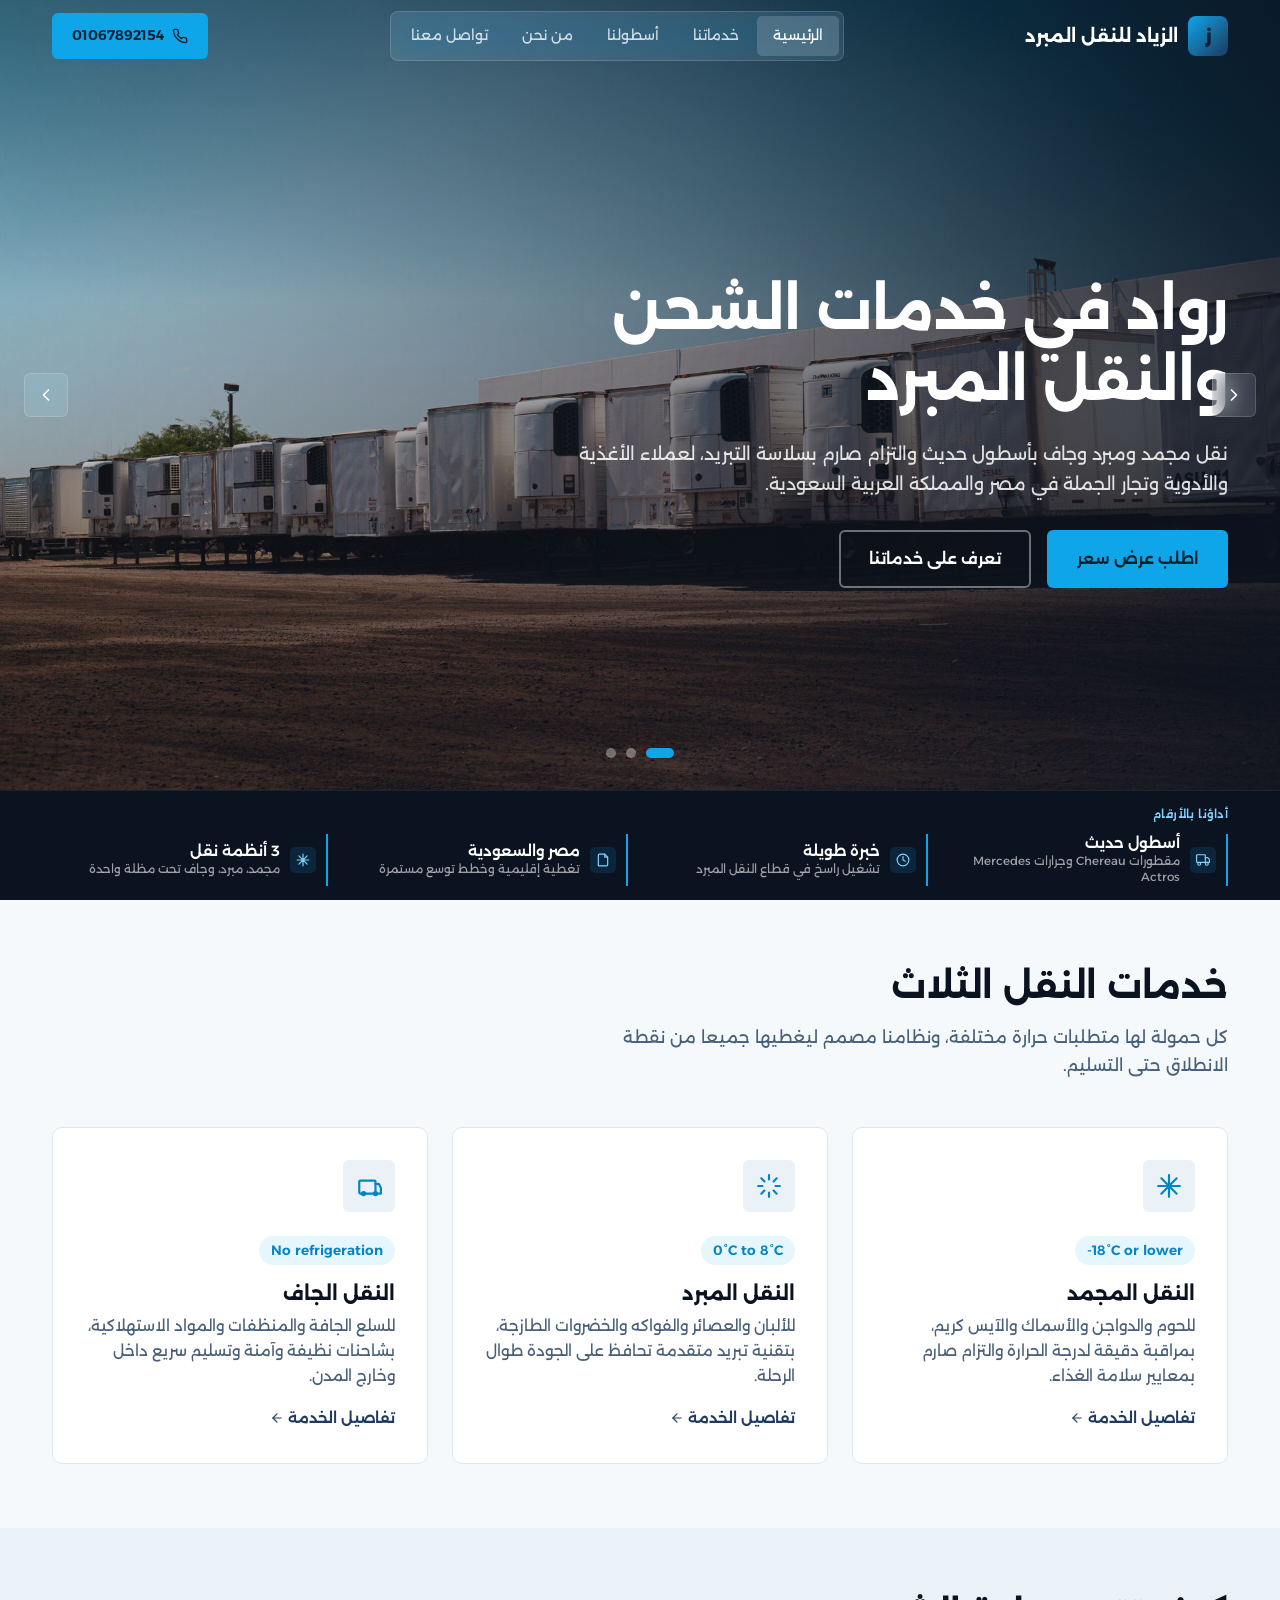
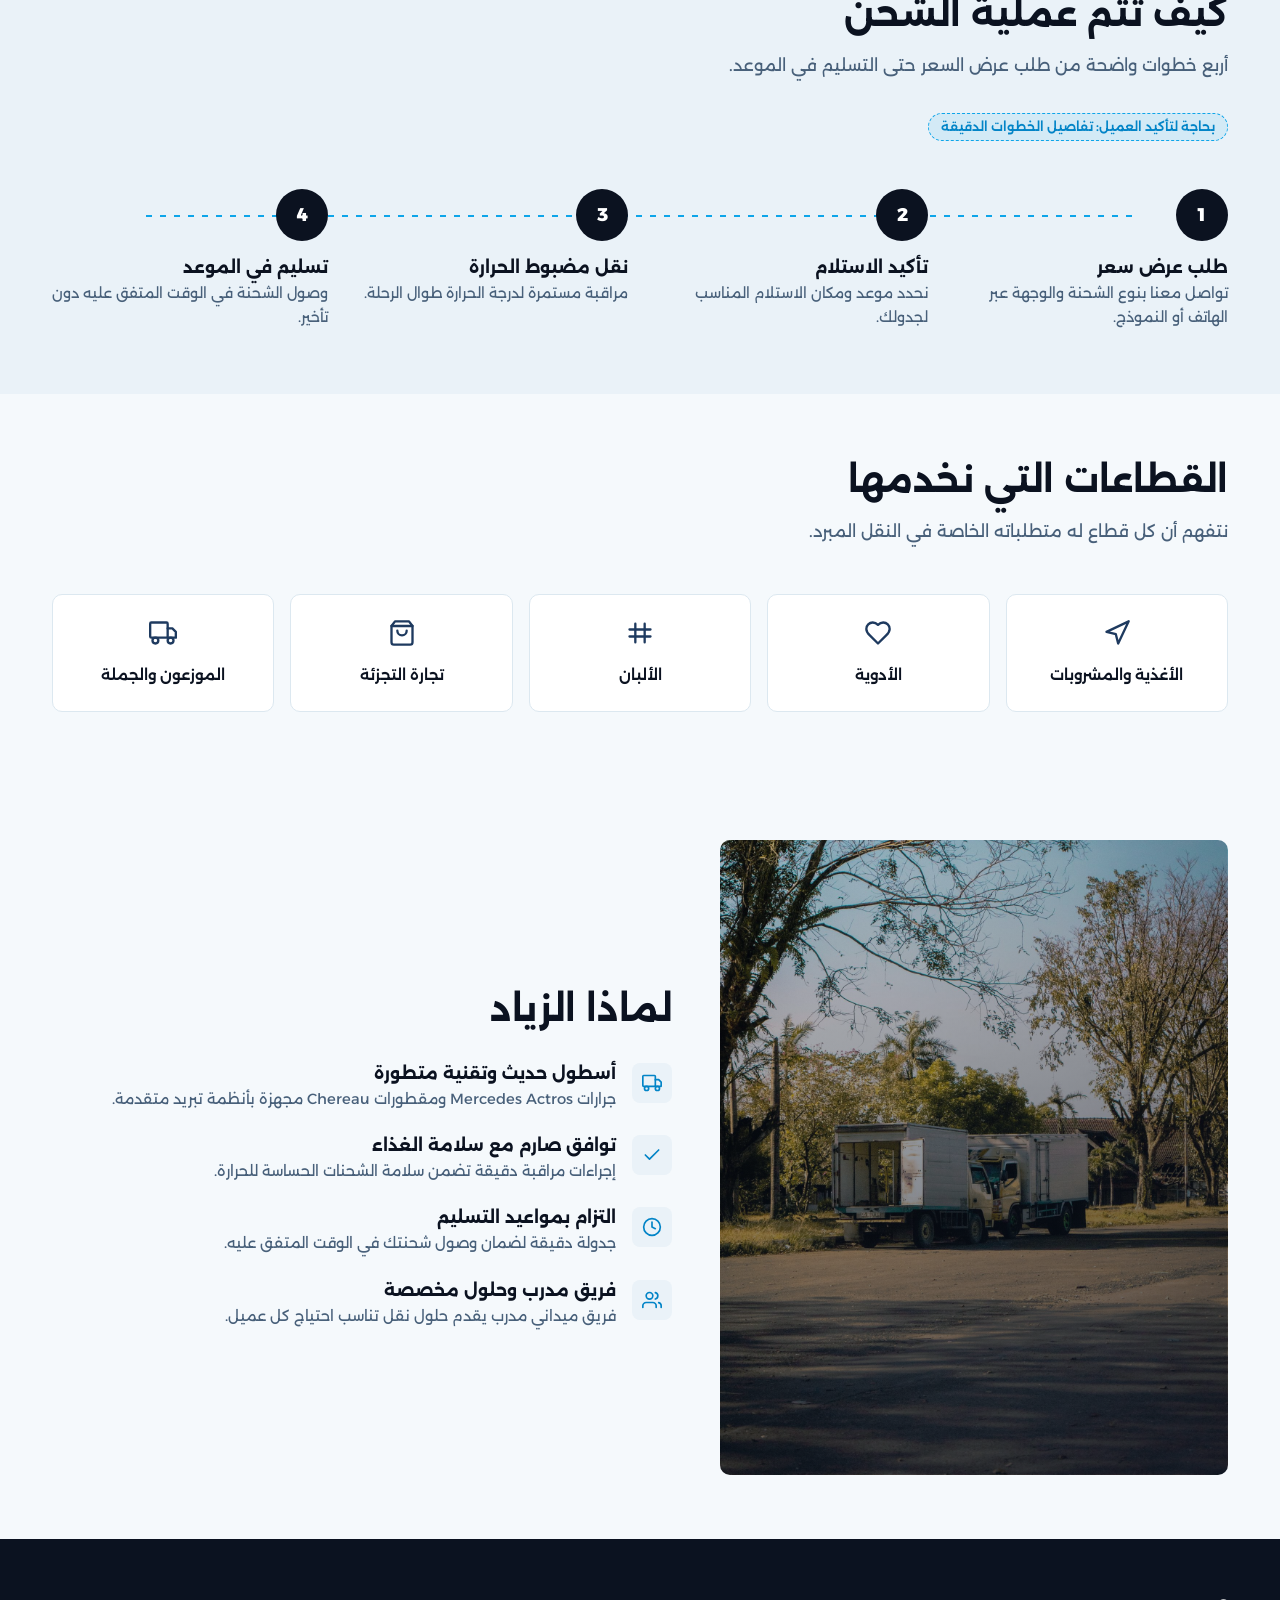
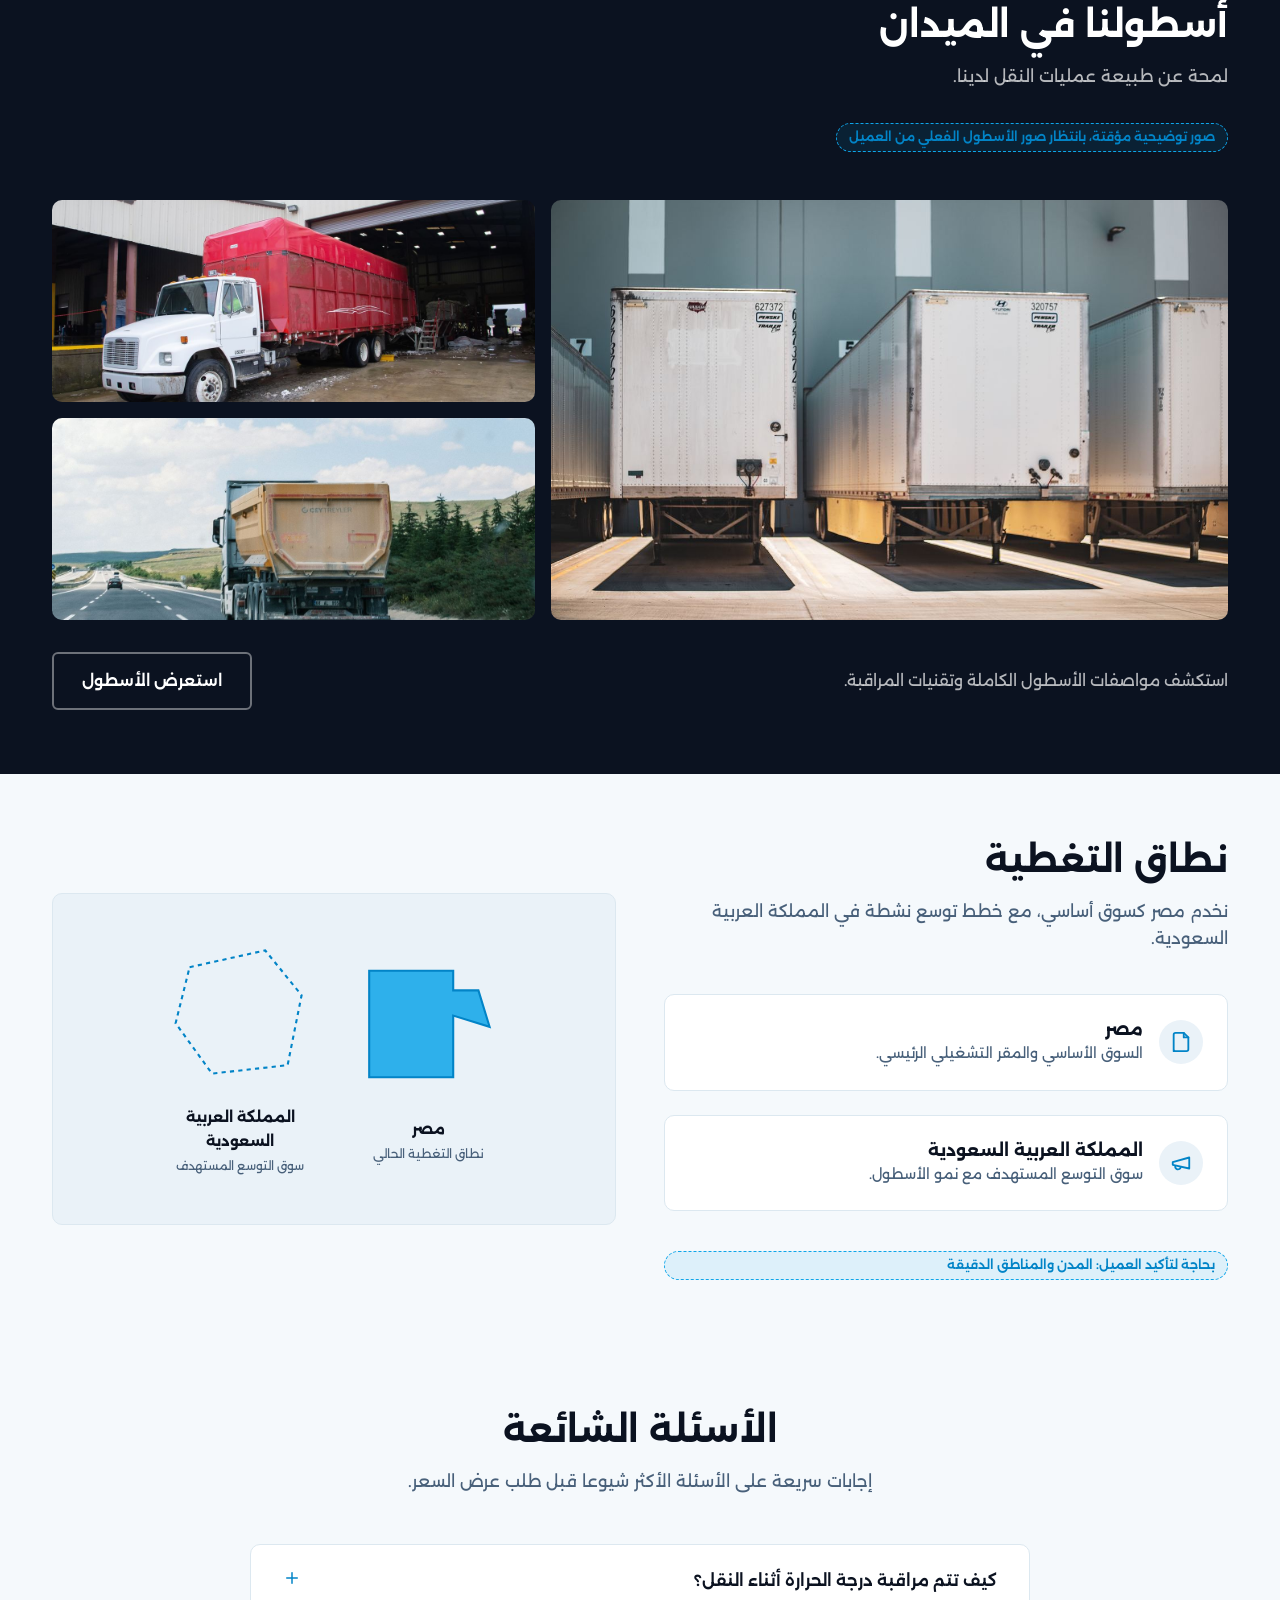
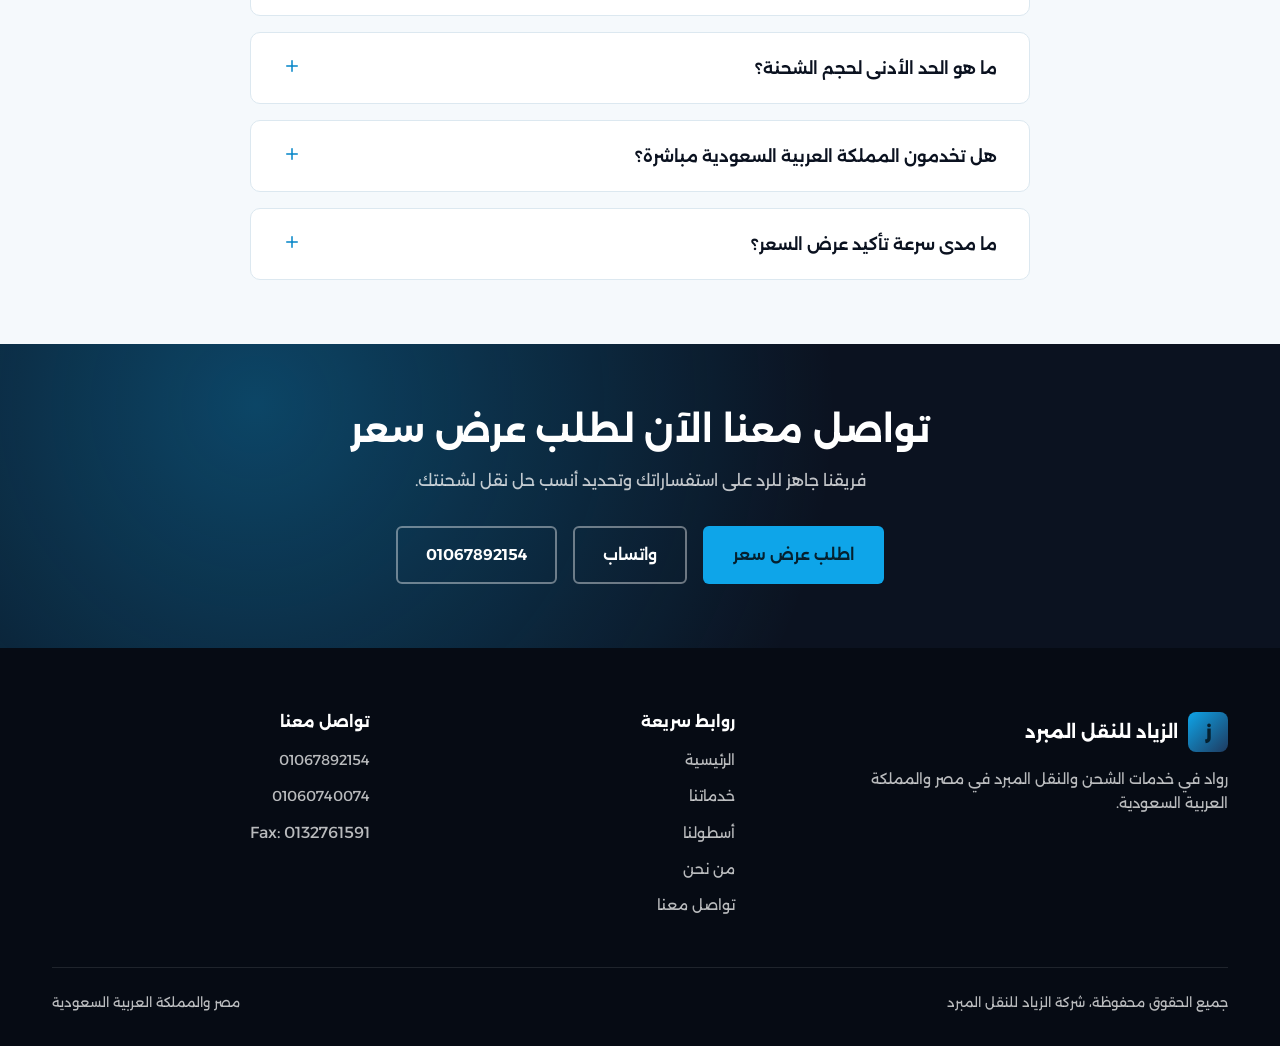
<file: Workflows/Web/Web Desinging/4th-try-webpage-design/clients/al-ziyad/pages/home/index.html>
<!DOCTYPE html>
<html lang="ar" dir="rtl">
<head>
<meta charset="UTF-8">
<meta name="viewport" content="width=device-width, initial-scale=1.0">
<title>شركة الزياد للنقل المبرد - رواد في خدمات الشحن والنقل المبرد</title>
<meta name="description" content="شركة الزياد للنقل المبرد. نقل مجمد ومبرد وجاف في مصر والمملكة العربية السعودية. أسطول حديث، التزام بالمواعيد، وتوافق صارم مع معايير سلامة الغذاء.">
<style>
  @import url('https://fonts.googleapis.com/css2?family=Alexandria:wght@300;400;500;600;700;800;900&display=swap');

  :root {
    /* Deep Ocean Cold-Chain */
    --color-primary: #0B1220;
    --color-primary-soft: #142132;
    --color-secondary: #1E3A5F;
    --color-accent: #0EA5E9;
    --color-accent-dark: #0284C7;
    --color-accent-light: #7DD3FC;
    --color-bg: #F5F9FC;
    --color-fg: #0B1220;
    --color-card: #FFFFFF;
    --color-muted: #EAF2F8;
    --color-muted-fg: #48607A;
    --color-border: #DCE8F0;
    --color-destructive: #DC2626;
    --color-on-primary: #FFFFFF;
    --color-on-accent: #05202E;

    /* Alexandria — geometric sans with matched Arabic + Latin, closest
       free equivalent to the reference's geometric grotesque */
    --font-display: 'Alexandria', 'Segoe UI', Tahoma, sans-serif;
    --font-body: 'Alexandria', 'Segoe UI', Tahoma, sans-serif;

    --space-1: 0.5rem;
    --space-2: 1rem;
    --space-3: 1.5rem;
    --space-4: 2rem;
    --space-6: 3rem;
    --space-8: 4rem;
    --space-12: 6rem;

    --radius: 10px;
    --radius-sm: 6px;
    --shadow-card: 0 2px 14px rgba(11, 18, 32, 0.08);
    --shadow-lift: 0 16px 36px rgba(11, 18, 32, 0.16);
    --transition: 200ms ease;
    --container: 1240px;
  }

  * { box-sizing: border-box; }
  html { scroll-behavior: smooth; }

  @media (prefers-reduced-motion: reduce) {
    html { scroll-behavior: auto; }
    * { animation-duration: 0.001ms !important; animation-iteration-count: 1 !important; transition-duration: 0.001ms !important; }
  }

  body {
    margin: 0;
    font-family: var(--font-body);
    background: var(--color-bg);
    color: var(--color-fg);
    line-height: 1.65;
    font-size: 16px;
  }

  img { max-width: 100%; display: block; }
  a { color: inherit; text-decoration: none; }
  ul { margin: 0; padding: 0; list-style: none; }

  h1, h2, h3, h4 {
    font-family: var(--font-display);
    font-weight: 700;
    margin: 0;
    line-height: 1.25;
  }

  .en {
    font-family: var(--font-body);
    unicode-bidi: isolate;
    direction: ltr;
    display: inline-block;
  }

  .container {
    max-width: var(--container);
    margin: 0 auto;
    padding: 0 var(--space-4);
  }

  .placeholder-note {
    display: inline-flex;
    align-items: center;
    gap: 6px;
    font-size: 0.78rem;
    font-weight: 600;
    color: var(--color-accent-dark);
    background: rgba(14, 165, 233, 0.1);
    border: 1px dashed var(--color-accent);
    border-radius: 999px;
    padding: 3px 12px;
    margin-top: var(--space-2);
  }

  .btn {
    display: inline-flex;
    align-items: center;
    justify-content: center;
    gap: 8px;
    padding: 14px 28px;
    border-radius: 6px;
    font-family: var(--font-display);
    font-weight: 600;
    font-size: 0.98rem;
    cursor: pointer;
    border: 2px solid transparent;
    transition: transform var(--transition), box-shadow var(--transition), background var(--transition);
    min-height: 44px;
  }
  .btn:active { transform: scale(0.98); }
  .btn-primary {
    background: var(--color-accent);
    color: var(--color-on-accent);
  }
  .btn-primary:hover { background: var(--color-accent-dark); box-shadow: var(--shadow-lift); }
  .btn-outline {
    background: transparent;
    border-color: rgba(255,255,255,0.4);
    color: #FFFFFF;
  }
  .btn-outline:hover { border-color: #FFFFFF; background: rgba(255,255,255,0.08); }
  .btn-outline-dark {
    background: transparent;
    border-color: var(--color-secondary);
    color: var(--color-secondary);
  }
  .btn-outline-dark:hover { background: var(--color-muted); }

  a:focus-visible, button:focus-visible, summary:focus-visible {
    outline: 3px solid var(--color-accent);
    outline-offset: 2px;
  }

  .eyebrow {
    font-family: var(--font-display);
    font-size: 0.85rem;
    font-weight: 700;
    color: var(--color-accent-dark);
    margin: 0 0 var(--space-1);
  }
  .eyebrow-on-dark { color: var(--color-accent-light); }
  .stats-band .eyebrow {
    font-size: 0.7rem;
    font-weight: 600;
    letter-spacing: 0.04em;
    opacity: 0.75;
    margin-bottom: 10px;
  }

  /* ============ HERO VIEWPORT (nav + slides + stats = one screen) ============ */
  .hero-viewport {
    position: relative;
    display: flex;
    flex-direction: column;
    height: 100vh;
    height: 100dvh;
  }

  /* ============ HEADER (floats over the hero) ============ */
  .site-header {
    position: absolute;
    top: 0;
    inset-inline: 0;
    z-index: 50;
    transition: background var(--transition), backdrop-filter var(--transition), border-color var(--transition);
    border-bottom: 1px solid transparent;
  }
  /* solid once scrolled past the hero viewport */
  .site-header.is-pinned {
    position: fixed;
    background: rgba(11, 18, 32, 0.86);
    backdrop-filter: blur(14px) saturate(160%);
    border-bottom-color: rgba(255,255,255,0.08);
    animation: headerDrop 250ms ease;
  }
  @keyframes headerDrop {
    from { transform: translateY(-100%); }
    to { transform: translateY(0); }
  }
  .header-inner {
    display: flex;
    align-items: center;
    justify-content: space-between;
    gap: var(--space-3);
    height: 72px;
  }
  .brand {
    display: flex;
    align-items: center;
    gap: 10px;
    color: #FFFFFF;
  }
  .brand-mark {
    width: 40px;
    height: 40px;
    border-radius: 8px;
    background: linear-gradient(135deg, var(--color-accent), var(--color-secondary));
    display: flex;
    align-items: center;
    justify-content: center;
    font-family: var(--font-display);
    font-weight: 900;
    font-size: 1.1rem;
    color: #05202E;
    flex-shrink: 0;
  }
  .brand-name {
    font-family: var(--font-display);
    font-weight: 700;
    font-size: 1.1rem;
  }
  .main-nav {
    display: flex;
    align-items: center;
  }
  /* translucent rounded-rectangle nav bar (not a pill) */
  .main-nav ul {
    display: flex;
    align-items: center;
    gap: 2px;
    background: rgba(255,255,255,0.10);
    border: 1px solid rgba(255,255,255,0.14);
    backdrop-filter: blur(14px) saturate(160%);
    border-radius: 8px;
    padding: 4px;
  }
  .main-nav a {
    display: block;
    color: rgba(255,255,255,0.78);
    font-weight: 400;
    font-size: 0.88rem;
    padding: 8px 16px;
    border-radius: 5px;
    white-space: nowrap;
    transition: color var(--transition), background var(--transition);
  }
  .main-nav a:hover { color: #FFFFFF; background: rgba(255,255,255,0.10); }
  .main-nav a[aria-current="page"] {
    color: #FFFFFF;
    background: rgba(255,255,255,0.16);
  }
  .header-actions {
    display: flex;
    align-items: center;
    gap: var(--space-1);
  }
  .header-phone {
    display: inline-flex;
    align-items: center;
    gap: 8px;
    color: var(--color-on-accent);
    background: var(--color-accent);
    font-family: var(--font-display);
    font-weight: 600;
    font-size: 0.88rem;
    padding: 11px 20px;
    border-radius: 6px;
    white-space: nowrap;
    transition: background var(--transition), transform var(--transition);
  }
  .header-phone:hover { background: var(--color-accent-light); }
  .header-phone:active { transform: scale(0.98); }
  .header-phone svg { flex-shrink: 0; }
  .nav-toggle {
    display: none;
    background: rgba(255,255,255,0.10);
    border: 1px solid rgba(255,255,255,0.14);
    backdrop-filter: blur(14px) saturate(160%);
    border-radius: 6px;
    color: #FFFFFF;
    padding: 9px;
    cursor: pointer;
    line-height: 0;
  }

  @media (max-width: 900px) {
    .main-nav ul {
      display: none;
      position: absolute;
      top: 68px;
      inset-inline: var(--space-4);
      flex-direction: column;
      align-items: stretch;
      gap: 2px;
      padding: 8px;
      border-radius: 8px;
      background: rgba(11,18,32,0.96);
      backdrop-filter: blur(14px) saturate(160%);
    }
    .main-nav ul.is-open { display: flex; }
    .main-nav a { padding: 12px 16px; }
    .nav-toggle { display: block; }
    .header-phone span.en { display: none; }
    .header-phone { padding: 10px 14px; }
  }

  /* ============ HERO SLIDER ============ */
  .hero {
    position: relative;
    flex: 1;
    min-height: 0;
    display: flex;
    color: #FFFFFF;
    background: var(--color-primary);
    overflow: hidden;
  }
  /* one shared video layer behind every slide (cheaper than one <video> per slide) */
  .hero-media { position: absolute; inset: 0; z-index: 0; }
  .hero-media video,
  .hero-media img {
    width: 100%;
    height: 100%;
    object-fit: cover;
    display: block;
  }
  /* legibility wash — darkest behind the RTL text on the right, opening up
     toward the left so the footage stays visible */
  .hero-media::after {
    content: "";
    position: absolute;
    inset: 0;
    background:
      linear-gradient(to left, rgba(11,18,32,0.80) 0%, rgba(11,18,32,0.42) 45%, rgba(11,18,32,0.08) 100%),
      linear-gradient(180deg, rgba(11,18,32,0.34) 0%, transparent 38%, rgba(11,18,32,0.38) 100%);
  }

  .hero-slides { position: absolute; inset: 0; z-index: 1; }
  .hero-slide {
    position: absolute;
    inset: 0;
    display: flex;
    align-items: center;
    opacity: 0;
    visibility: hidden;
    transition: opacity 700ms ease, visibility 0s linear 700ms;
  }
  .hero-slide.is-active {
    opacity: 1;
    visibility: visible;
    transition: opacity 700ms ease, visibility 0s;
  }
  .hero-slide-content {
    position: relative;
    z-index: 1;
    width: 100%;
    padding-top: 72px;
  }
  .hero-slide h1,
  .hero-slide h2 {
    font-size: clamp(2rem, 4.4vw, 3.6rem);
    max-width: 18ch;
    margin-bottom: var(--space-3);
  }
  .hero-slide p {
    font-size: clamp(1rem, 1.4vw, 1.15rem);
    color: rgba(255,255,255,0.85);
    max-width: 52ch;
    margin: 0 0 var(--space-4);
  }
  .hero-actions { display: flex; gap: var(--space-2); flex-wrap: wrap; }

  /* cooling-range bar (moved here from the old hero card) */
  .temp-range-bar {
    height: 4px;
    border-radius: 999px;
    background: linear-gradient(90deg, #0EA5E9 0%, #38BDF8 45%, #F59E0B 100%);
    opacity: 0.85;
  }
  .hero-temp {
    max-width: 260px;
    margin: 0 0 var(--space-4);
  }
  .hero-temp .temp-range-bar { margin-top: 8px; }
  .hero-temp-label {
    display: flex;
    justify-content: space-between;
    font-size: 0.82rem;
    color: rgba(255,255,255,0.7);
  }

  /* ---- slider controls ---- */
  .hero-arrow {
    position: absolute;
    top: 50%;
    transform: translateY(-50%);
    z-index: 2;
    width: 44px;
    height: 44px;
    border-radius: 6px;
    background: rgba(255,255,255,0.10);
    border: 1px solid rgba(255,255,255,0.16);
    backdrop-filter: blur(14px) saturate(160%);
    color: #FFFFFF;
    display: flex;
    align-items: center;
    justify-content: center;
    cursor: pointer;
    transition: background var(--transition);
  }
  .hero-arrow:hover { background: rgba(255,255,255,0.22); }
  /* RTL: "previous" sits on the right (chevron points right), "next" on the left */
  .hero-arrow-prev { inset-inline-start: var(--space-3); }
  .hero-arrow-next { inset-inline-end: var(--space-3); }

  .hero-dots {
    position: absolute;
    bottom: var(--space-4);
    inset-inline-start: 0;
    inset-inline-end: 0;
    z-index: 2;
    display: flex;
    justify-content: center;
    gap: 10px;
  }
  .hero-dot {
    width: 10px;
    height: 10px;
    padding: 0;
    border-radius: 50%;
    border: none;
    background: rgba(255,255,255,0.35);
    cursor: pointer;
    transition: background var(--transition), width var(--transition);
  }
  .hero-dot:hover { background: rgba(255,255,255,0.6); }
  .hero-dot[aria-current="true"] {
    width: 28px;
    border-radius: 999px;
    background: var(--color-accent);
  }

  @media (max-width: 860px) {
    .hero-viewport { height: auto; }
    .hero { min-height: 82vh; min-height: 82dvh; }
    .hero-arrow { display: none; }
    .hero-media::after {
      background: linear-gradient(180deg, rgba(11,18,32,0.5) 0%, rgba(11,18,32,0.35) 35%, rgba(11,18,32,0.82) 100%);
    }
  }

  /* ============ SECTION SHELLS ============ */
  section { padding: var(--space-8) 0; }
  .section-head { max-width: 60ch; margin-bottom: var(--space-6); }
  .section-head h2 { font-size: clamp(1.6rem, 2.8vw, 2.2rem); }
  .section-head p { color: var(--color-muted-fg); font-size: 1.05rem; margin-top: var(--space-2); }

  /* ============ TRUST STATS (dark band) ============ */
  .stats-band {
    background: var(--color-primary);
    color: #FFFFFF;
    padding: 14px 0;
    flex-shrink: 0;
    border-top: 1px solid rgba(255,255,255,0.07);
  }
  .stats-grid {
    display: grid;
    grid-template-columns: repeat(4, 1fr);
    gap: var(--space-3);
  }
  .stat-item {
    display: flex;
    gap: 10px;
    align-items: center;
    border-inline-start: 2px solid var(--color-accent);
    padding-inline-start: 10px;
  }
  .stat-icon {
    flex-shrink: 0;
    width: 26px; height: 26px;
    border-radius: 5px;
    background: rgba(14,165,233,0.14);
    color: var(--color-accent-light);
    display: flex; align-items: center; justify-content: center;
  }
  .stat-icon svg { width: 14px; height: 14px; }
  .stat-value { font-family: var(--font-display); font-weight: 600; font-size: 0.92rem; line-height: 1.3; }
  .stat-label { color: rgba(255,255,255,0.6); font-size: 0.74rem; line-height: 1.35; margin-top: 1px; }
  @media (max-width: 760px) {
    .stats-grid { grid-template-columns: repeat(2, 1fr); }
  }

  /* ============ SERVICES ============ */
  .services-grid {
    display: grid;
    grid-template-columns: repeat(3, 1fr);
    gap: var(--space-3);
  }
  .service-card {
    background: var(--color-card);
    border: 1px solid var(--color-border);
    border-radius: var(--radius);
    padding: var(--space-4);
    transition: transform var(--transition), box-shadow var(--transition), border-color var(--transition);
  }
  .service-card:hover { transform: translateY(-4px); box-shadow: var(--shadow-lift); border-color: var(--color-accent-light); }
  .service-icon {
    width: 52px; height: 52px;
    border-radius: var(--radius-sm);
    background: var(--color-muted);
    display: flex; align-items: center; justify-content: center;
    color: var(--color-accent-dark);
    margin-bottom: var(--space-3);
  }
  .service-temp {
    display: inline-block;
    font-family: var(--font-body);
    font-weight: 600;
    font-size: 0.85rem;
    color: var(--color-accent-dark);
    background: rgba(14,165,233,0.1);
    border-radius: 999px;
    padding: 3px 12px;
    margin-bottom: var(--space-2);
  }
  .service-card h3 { font-size: 1.2rem; margin-bottom: var(--space-1); }
  .service-card p { color: var(--color-muted-fg); font-size: 0.96rem; margin: 0 0 var(--space-2); }
  .service-link { color: var(--color-secondary); font-weight: 600; font-size: 0.92rem; display: inline-flex; align-items: center; gap: 4px; }
  .service-link svg { transition: transform var(--transition); }
  .service-link:hover svg { transform: translateX(-3px); }

  @media (max-width: 860px) {
    .services-grid { grid-template-columns: 1fr; }
  }

  /* ============ HOW IT WORKS (bg tinted, horizontal steps) ============ */
  .how-section { background: var(--color-muted); }
  .steps-row {
    display: grid;
    grid-template-columns: repeat(4, 1fr);
    gap: var(--space-3);
    position: relative;
  }
  .steps-row::before {
    content: "";
    position: absolute;
    top: 26px;
    inset-inline: 8%;
    height: 2px;
    background-image: linear-gradient(to right, var(--color-accent) 0 6px, transparent 6px 14px);
    background-size: 14px 2px;
    background-repeat: repeat-x;
  }
  .step-item { position: relative; z-index: 1; }
  .step-num {
    width: 52px; height: 52px;
    border-radius: 50%;
    background: var(--color-primary);
    color: #FFFFFF;
    display: flex; align-items: center; justify-content: center;
    font-family: var(--font-display); font-weight: 800; font-size: 1.15rem;
    margin-bottom: var(--space-2);
  }
  .step-item h3 { font-size: 1.05rem; margin-bottom: 4px; }
  .step-item p { color: var(--color-muted-fg); font-size: 0.9rem; margin: 0; }

  @media (max-width: 860px) {
    .steps-row { grid-template-columns: 1fr; gap: var(--space-4); }
    .steps-row::before { display: none; }
  }

  /* ============ INDUSTRIES (chip grid) ============ */
  .industries-grid {
    display: grid;
    grid-template-columns: repeat(5, 1fr);
    gap: var(--space-2);
  }
  .industry-chip {
    background: var(--color-card);
    border: 1px solid var(--color-border);
    border-radius: var(--radius);
    padding: var(--space-3) var(--space-2);
    text-align: center;
    transition: border-color var(--transition), background var(--transition);
  }
  .industry-chip:hover { border-color: var(--color-accent-light); background: var(--color-muted); }
  .industry-chip svg { color: var(--color-secondary); margin-bottom: 8px; }
  .industry-chip span { display: block; font-weight: 600; font-size: 0.92rem; }

  @media (max-width: 860px) {
    .industries-grid { grid-template-columns: repeat(2, 1fr); }
  }

  /* ============ WHY AL-ZIYAD (asymmetric split) ============ */
  .why-section .container {
    display: grid;
    grid-template-columns: 0.9fr 1.1fr;
    gap: var(--space-6);
    align-items: center;
  }
  .why-visual {
    background: var(--color-primary);
    border-radius: var(--radius);
    aspect-ratio: 4/5;
    background-image: linear-gradient(160deg, rgba(11,18,32,0.2), rgba(11,18,32,0.75)), url('../../../../images/pexels/why-9309636.jpg');
    background-size: cover;
    background-position: center;
  }
  .why-points { display: grid; gap: var(--space-3); }
  .why-point { display: flex; gap: var(--space-2); align-items: flex-start; }
  .why-point-icon {
    flex-shrink: 0;
    width: 40px; height: 40px;
    border-radius: 8px;
    background: var(--color-muted);
    color: var(--color-accent-dark);
    display: flex; align-items: center; justify-content: center;
  }
  .why-point h3 { font-size: 1.05rem; margin-bottom: 3px; }
  .why-point p { color: var(--color-muted-fg); font-size: 0.92rem; margin: 0; }

  @media (max-width: 860px) {
    .why-section .container { grid-template-columns: 1fr; }
    .why-visual { aspect-ratio: 16/9; }
  }

  /* ============ FLEET TEASER (bento) ============ */
  .fleet-section { background: var(--color-primary); color: #FFFFFF; }
  .fleet-section .section-head p { color: rgba(255,255,255,0.7); }
  .fleet-bento {
    display: grid;
    grid-template-columns: 1.4fr 1fr;
    grid-template-rows: 1fr 1fr;
    gap: var(--space-2);
    height: 420px;
  }
  .fleet-bento figure { margin: 0; height: 100%; overflow: hidden; border-radius: var(--radius); position: relative; }
  .fleet-bento figure::after {
    content: "";
    position: absolute;
    inset: 0;
    background: linear-gradient(160deg, rgba(14,165,233,0.32) 0%, transparent 40%);
    opacity: 0;
    transition: opacity var(--transition);
  }
  .fleet-bento figure:hover::after { opacity: 1; }
  .fleet-bento img { width: 100%; height: 100%; object-fit: cover; transition: transform 400ms ease; }
  .fleet-bento figure:hover img { transform: scale(1.05); }
  .fleet-bento figure:first-child { grid-row: 1 / 3; }
  .fleet-cta-row { display: flex; align-items: center; justify-content: space-between; margin-top: var(--space-4); flex-wrap: wrap; gap: var(--space-2); }

  @media (max-width: 760px) {
    .fleet-bento { grid-template-columns: 1fr; grid-template-rows: none; height: auto; }
    .fleet-bento figure { height: 220px; }
    .fleet-bento figure:first-child { grid-row: auto; }
  }

  /* ============ COVERAGE ============ */
  .coverage-section .container {
    display: grid;
    grid-template-columns: 1fr 1fr;
    gap: var(--space-6);
    align-items: center;
  }
  .coverage-list { display: grid; gap: var(--space-3); }
  .coverage-item {
    display: flex; align-items: center; gap: var(--space-2);
    background: var(--color-card);
    border: 1px solid var(--color-border);
    border-radius: var(--radius);
    padding: var(--space-3);
  }
  .coverage-flag {
    width: 44px; height: 44px; border-radius: 50%;
    background: var(--color-muted);
    display: flex; align-items: center; justify-content: center;
    color: var(--color-accent-dark);
    flex-shrink: 0;
  }
  .coverage-item h3 { font-size: 1.05rem; margin-bottom: 2px; }
  .coverage-item p { margin: 0; color: var(--color-muted-fg); font-size: 0.9rem; }
  .coverage-map {
    background: var(--color-muted);
    border-radius: var(--radius);
    border: 1px solid var(--color-border);
    display: flex;
    align-items: center;
    justify-content: center;
    flex-wrap: wrap;
    gap: var(--space-6);
    padding: var(--space-6) var(--space-4);
  }
  .coverage-map-country { text-align: center; max-width: 140px; }
  .coverage-map-country svg { width: 100%; height: auto; }
  .coverage-map-country span { display: block; margin-top: var(--space-2); font-weight: 700; font-size: 0.9rem; color: var(--color-fg); }
  .coverage-map-country small { display: block; margin-top: 2px; font-size: 0.75rem; color: var(--color-muted-fg); }
  .coverage-map-country.served path { fill: var(--color-accent); fill-opacity: 0.85; stroke: var(--color-accent-dark); stroke-width: 1.5; }
  .coverage-map-country.expanding path { fill: none; stroke: var(--color-accent-dark); stroke-width: 1.5; stroke-dasharray: 3 3; }

  @media (max-width: 860px) {
    .coverage-section .container { grid-template-columns: 1fr; }
    .coverage-map { order: -1; }
  }

  /* ============ FAQ ============ */
  .faq-list { max-width: 780px; margin: 0 auto; display: grid; gap: var(--space-2); }
  .faq-item {
    background: var(--color-card);
    border: 1px solid var(--color-border);
    border-radius: var(--radius);
    overflow: hidden;
  }
  .faq-question {
    width: 100%;
    display: flex;
    align-items: center;
    justify-content: space-between;
    gap: var(--space-2);
    padding: var(--space-3) var(--space-4);
    background: none;
    border: none;
    text-align: start;
    font-family: var(--font-display);
    font-weight: 600;
    font-size: 1.02rem;
    color: var(--color-fg);
    cursor: pointer;
    min-height: 44px;
  }
  .faq-question .faq-icon {
    flex-shrink: 0;
    transition: transform var(--transition);
    color: var(--color-accent-dark);
  }
  .faq-question[aria-expanded="true"] .faq-icon { transform: rotate(45deg); }
  .faq-panel {
    height: 0;
    overflow: hidden;
    transition: height var(--transition);
  }
  .faq-panel-inner { padding: 0 var(--space-4) var(--space-3); color: var(--color-muted-fg); font-size: 0.96rem; }

  /* ============ CTA BAND ============ */
  .cta-band {
    background: radial-gradient(circle at 20% 20%, rgba(14,165,233,0.35), transparent 55%), var(--color-primary);
    color: #FFFFFF;
    text-align: center;
    padding: var(--space-8) 0;
  }
  .cta-band h2 { font-size: clamp(1.6rem, 3vw, 2.2rem); margin-bottom: var(--space-2); }
  .cta-band p { color: rgba(255,255,255,0.75); margin-bottom: var(--space-4); }
  .cta-actions { display: flex; gap: var(--space-2); justify-content: center; flex-wrap: wrap; }

  /* ============ FOOTER ============ */
  .site-footer { background: #060B14; color: rgba(255,255,255,0.72); padding: var(--space-8) 0 var(--space-4); }
  .footer-grid {
    display: grid;
    grid-template-columns: 1.4fr 1fr 1fr;
    gap: var(--space-6);
    padding-bottom: var(--space-6);
    border-bottom: 1px solid rgba(255,255,255,0.1);
  }
  .footer-brand .brand { color: #FFFFFF; margin-bottom: var(--space-2); }
  .footer-brand p { font-size: 0.9rem; max-width: 38ch; }
  .footer-col h4 { color: #FFFFFF; font-size: 0.95rem; margin-bottom: var(--space-2); }
  .footer-col ul { display: grid; gap: 10px; }
  .footer-col a { font-size: 0.9rem; transition: color var(--transition); }
  .footer-col a:hover { color: #FFFFFF; }
  .footer-bottom {
    display: flex; justify-content: space-between; align-items: center;
    padding-top: var(--space-3);
    font-size: 0.82rem;
    flex-wrap: wrap;
    gap: var(--space-1);
  }
  @media (max-width: 760px) {
    .footer-grid { grid-template-columns: 1fr; gap: var(--space-4); }
  }

  /* ============ SCROLL REVEAL ============ */
  .reveal { opacity: 0; transform: translateY(16px); transition: opacity 500ms ease, transform 500ms ease; }
  .reveal.is-visible { opacity: 1; transform: translateY(0); }

  /* stagger grid children so they cascade in instead of firing together */
  .stats-grid .reveal:nth-child(1) { transition-delay: 0ms; }
  .stats-grid .reveal:nth-child(2) { transition-delay: 80ms; }
  .stats-grid .reveal:nth-child(3) { transition-delay: 160ms; }
  .stats-grid .reveal:nth-child(4) { transition-delay: 240ms; }
  .services-grid .reveal:nth-child(1) { transition-delay: 0ms; }
  .services-grid .reveal:nth-child(2) { transition-delay: 100ms; }
  .services-grid .reveal:nth-child(3) { transition-delay: 200ms; }
  .industries-grid .reveal:nth-child(1) { transition-delay: 0ms; }
  .industries-grid .reveal:nth-child(2) { transition-delay: 70ms; }
  .industries-grid .reveal:nth-child(3) { transition-delay: 140ms; }
  .industries-grid .reveal:nth-child(4) { transition-delay: 210ms; }
  .industries-grid .reveal:nth-child(5) { transition-delay: 280ms; }
  .why-points .reveal:nth-child(1) { transition-delay: 0ms; }
  .why-points .reveal:nth-child(2) { transition-delay: 90ms; }
  .why-points .reveal:nth-child(3) { transition-delay: 180ms; }
  .why-points .reveal:nth-child(4) { transition-delay: 270ms; }

  @media (prefers-reduced-motion: reduce) {
    .reveal { opacity: 1; transform: none; transition: none; transition-delay: 0ms !important; }
  }
</style>
</head>
<body>

  <!-- ==========================================================
       HERO VIEWPORT — header + slider + stats band = one screen
       ========================================================== -->
  <div class="hero-viewport">

  <!-- ============ HEADER ============ -->
  <header class="site-header" id="siteHeader">
    <div class="container header-inner">
      <a href="index.html" class="brand" aria-label="شركة الزياد للنقل المبرد - الصفحة الرئيسية">
        <span class="brand-mark" aria-hidden="true">ز</span>
        <span class="brand-name">الزياد للنقل المبرد</span>
      </a>
      <nav class="main-nav" aria-label="التنقل الرئيسي">
        <ul id="mainNavList">
          <li><a href="index.html" aria-current="page">الرئيسية</a></li>
          <li><a href="../services/index.html">خدماتنا</a></li>
          <li><a href="../our-fleet/index.html">أسطولنا</a></li>
          <li><a href="../about-us/index.html">من نحن</a></li>
          <li><a href="../contact/index.html">تواصل معنا</a></li>
        </ul>
      </nav>
      <div class="header-actions">
        <a href="tel:+201067892154" class="header-phone">
          <svg width="16" height="16" viewBox="0 0 24 24" fill="none" stroke="currentColor" stroke-width="2" stroke-linecap="round" stroke-linejoin="round"><path d="M22 16.92v3a2 2 0 0 1-2.18 2 19.79 19.79 0 0 1-8.63-3.07 19.5 19.5 0 0 1-6-6 19.79 19.79 0 0 1-3.07-8.67A2 2 0 0 1 4.11 2h3a2 2 0 0 1 2 1.72c.127.96.361 1.903.7 2.81a2 2 0 0 1-.45 2.11L8.09 9.91a16 16 0 0 0 6 6l1.27-1.27a2 2 0 0 1 2.11-.45c.907.339 1.85.573 2.81.7A2 2 0 0 1 22 16.92z"/></svg>
          <span class="en" dir="ltr">01067892154</span>
        </a>
        <button class="nav-toggle" aria-label="فتح قائمة التنقل" aria-expanded="false" aria-controls="mainNavList" id="navToggle">
          <svg width="22" height="22" viewBox="0 0 24 24" fill="none" stroke="currentColor" stroke-width="2" stroke-linecap="round"><line x1="3" y1="6" x2="21" y2="6"/><line x1="3" y1="12" x2="21" y2="12"/><line x1="3" y1="18" x2="21" y2="18"/></svg>
        </button>
      </div>
    </div>
  </header>

  <!-- ============ HERO SLIDER ============ -->
  <section class="hero" id="heroSlider" aria-roledescription="carousel" aria-label="عرض الخدمات">

    <!-- shared background video for all slides.
         Swap to video/hero-bg-hq.mp4 if this encode looks too soft. -->
    <div class="hero-media" role="img" aria-label="لقطات لعمليات النقل المبرد (خلفية توضيحية)">
      <video id="heroVideo" autoplay muted loop playsinline preload="metadata"
             poster="../../../../images/pexels/hero-27099094.jpg">
        <source src="../../../../images/video/hero-bg.mp4" type="video/mp4">
      </video>
    </div>

    <div class="hero-slides">

      <!-- Slide 1 — main tagline -->
      <div class="hero-slide is-active" role="group" aria-roledescription="شريحة" aria-label="1 من 3">
        <div class="container hero-slide-content">
          <h1>رواد في خدمات الشحن والنقل المبرد</h1>
          <p>نقل مجمد ومبرد وجاف بأسطول حديث والتزام صارم بسلاسة التبريد، لعملاء الأغذية والأدوية وتجار الجملة في مصر والمملكة العربية السعودية.</p>
          <div class="hero-actions">
            <a href="../contact/index.html" class="btn btn-primary">اطلب عرض سعر</a>
            <a href="../services/index.html" class="btn btn-outline">تعرف على خدماتنا</a>
          </div>
        </div>
      </div>

      <!-- Slide 2 — frozen transport -->
      <div class="hero-slide" role="group" aria-roledescription="شريحة" aria-label="2 من 3">
        <div class="container hero-slide-content">
          <h2>النقل المجمد</h2>
          <p>للحوم والدواجن والأسماك والآيس كريم، بمراقبة دقيقة لدرجة الحرارة والتزام صارم بمعايير سلامة الغذاء.</p>
          <div class="hero-temp">
            <div class="hero-temp-label">
              <span>نطاق التجميد</span>
              <span class="en" dir="ltr">-18°C or lower</span>
            </div>
            <div class="temp-range-bar" aria-hidden="true"></div>
          </div>
          <div class="hero-actions">
            <a href="../contact/index.html" class="btn btn-primary">اطلب عرض سعر</a>
            <a href="../services/index.html#frozen" class="btn btn-outline">تفاصيل الخدمة</a>
          </div>
        </div>
      </div>

      <!-- Slide 3 — chilled transport -->
      <div class="hero-slide" role="group" aria-roledescription="شريحة" aria-label="3 من 3">
        <div class="container hero-slide-content">
          <h2>النقل المبرد</h2>
          <p>للألبان والعصائر والفواكه والخضروات الطازجة، بتقنية تبريد متقدمة تحافظ على الجودة طوال الرحلة.</p>
          <div class="hero-temp">
            <div class="hero-temp-label">
              <span>نطاق التبريد</span>
              <span class="en" dir="ltr">0°C to 8°C</span>
            </div>
            <div class="temp-range-bar" aria-hidden="true"></div>
          </div>
          <div class="hero-actions">
            <a href="../contact/index.html" class="btn btn-primary">اطلب عرض سعر</a>
            <a href="../services/index.html#chilled" class="btn btn-outline">تفاصيل الخدمة</a>
          </div>
        </div>
      </div>

    </div>

    <button class="hero-arrow hero-arrow-prev" id="heroPrev" aria-label="الشريحة السابقة">
      <svg width="20" height="20" viewBox="0 0 24 24" fill="none" stroke="currentColor" stroke-width="2" stroke-linecap="round" stroke-linejoin="round"><polyline points="9 18 15 12 9 6"/></svg>
    </button>
    <button class="hero-arrow hero-arrow-next" id="heroNext" aria-label="الشريحة التالية">
      <svg width="20" height="20" viewBox="0 0 24 24" fill="none" stroke="currentColor" stroke-width="2" stroke-linecap="round" stroke-linejoin="round"><polyline points="15 18 9 12 15 6"/></svg>
    </button>

    <div class="hero-dots" id="heroDots" role="tablist" aria-label="اختيار الشريحة">
      <button class="hero-dot" role="tab" aria-current="true" aria-label="الشريحة 1"></button>
      <button class="hero-dot" role="tab" aria-current="false" aria-label="الشريحة 2"></button>
      <button class="hero-dot" role="tab" aria-current="false" aria-label="الشريحة 3"></button>
    </div>
  </section>

  <!-- ============ TRUST STATS ============ -->
  <section class="stats-band">
    <div class="container">
      <p class="eyebrow eyebrow-on-dark reveal">أداؤنا بالأرقام</p>
    </div>
    <div class="container stats-grid">
      <div class="stat-item reveal">
        <div class="stat-icon" aria-hidden="true">
          <svg width="18" height="18" viewBox="0 0 24 24" fill="none" stroke="currentColor" stroke-width="2" stroke-linecap="round" stroke-linejoin="round"><rect x="1" y="3" width="15" height="13" rx="1"/><path d="M16 8h4l3 3v5h-7"/><circle cx="5.5" cy="18.5" r="2.5"/><circle cx="18.5" cy="18.5" r="2.5"/></svg>
        </div>
        <div>
          <div class="stat-value">أسطول حديث</div>
          <div class="stat-label">مقطورات Chereau وجرارات Mercedes Actros</div>
        </div>
      </div>
      <div class="stat-item reveal">
        <div class="stat-icon" aria-hidden="true">
          <svg width="18" height="18" viewBox="0 0 24 24" fill="none" stroke="currentColor" stroke-width="2" stroke-linecap="round" stroke-linejoin="round"><circle cx="12" cy="12" r="10"/><polyline points="12 6 12 12 16 14"/></svg>
        </div>
        <div>
          <div class="stat-value">خبرة طويلة</div>
          <div class="stat-label">تشغيل راسخ في قطاع النقل المبرد</div>
        </div>
      </div>
      <div class="stat-item reveal">
        <div class="stat-icon" aria-hidden="true">
          <svg width="18" height="18" viewBox="0 0 24 24" fill="none" stroke="currentColor" stroke-width="2" stroke-linecap="round" stroke-linejoin="round"><path d="M4 22V4a2 2 0 0 1 2-2h9l5 5v13a2 2 0 0 1-2 2H6a2 2 0 0 1-2-2Z"/><path d="M15 2v5h5"/></svg>
        </div>
        <div>
          <div class="stat-value">مصر والسعودية</div>
          <div class="stat-label">تغطية إقليمية وخطط توسع مستمرة</div>
        </div>
      </div>
      <div class="stat-item reveal">
        <div class="stat-icon" aria-hidden="true">
          <svg width="18" height="18" viewBox="0 0 24 24" fill="none" stroke="currentColor" stroke-width="2" stroke-linecap="round" stroke-linejoin="round"><path d="M2 12h20M12 2v20M4.93 4.93l14.14 14.14M19.07 4.93 4.93 19.07"/></svg>
        </div>
        <div>
          <div class="stat-value">3 أنظمة نقل</div>
          <div class="stat-label">مجمد، مبرد، وجاف تحت مظلة واحدة</div>
        </div>
      </div>
    </div>
  </section>

  </div><!-- /.hero-viewport -->

  <!-- ============ SERVICES OVERVIEW ============ -->
  <section id="services" class="services-section">
    <div class="container">
      <div class="section-head reveal">
        <h2>خدمات النقل الثلاث</h2>
        <p>كل حمولة لها متطلبات حرارة مختلفة، ونظامنا مصمم ليغطيها جميعا من نقطة الانطلاق حتى التسليم.</p>
      </div>
      <div class="services-grid">
        <article class="service-card reveal">
          <div class="service-icon" aria-hidden="true">
            <svg width="26" height="26" viewBox="0 0 24 24" fill="none" stroke="currentColor" stroke-width="2" stroke-linecap="round" stroke-linejoin="round"><path d="M2 12h20M12 2v20M4.93 4.93l14.14 14.14M19.07 4.93 4.93 19.07"/></svg>
          </div>
          <span class="service-temp en" dir="ltr">-18°C or lower</span>
          <h3>النقل المجمد</h3>
          <p>للحوم والدواجن والأسماك والآيس كريم، بمراقبة دقيقة لدرجة الحرارة والتزام صارم بمعايير سلامة الغذاء.</p>
          <a href="../services/index.html#frozen" class="service-link">تفاصيل الخدمة
            <svg width="14" height="14" viewBox="0 0 24 24" fill="none" stroke="currentColor" stroke-width="2" stroke-linecap="round" stroke-linejoin="round"><line x1="19" y1="12" x2="5" y2="12"/><polyline points="12 19 5 12 12 5"/></svg>
          </a>
        </article>
        <article class="service-card reveal">
          <div class="service-icon" aria-hidden="true">
            <svg width="26" height="26" viewBox="0 0 24 24" fill="none" stroke="currentColor" stroke-width="2" stroke-linecap="round" stroke-linejoin="round"><path d="M12 2v4M12 18v4M4.93 4.93l2.83 2.83M16.24 16.24l2.83 2.83M2 12h4M18 12h4M4.93 19.07l2.83-2.83M16.24 7.76l2.83-2.83"/></svg>
          </div>
          <span class="service-temp en" dir="ltr">0°C to 8°C</span>
          <h3>النقل المبرد</h3>
          <p>للألبان والعصائر والفواكه والخضروات الطازجة، بتقنية تبريد متقدمة تحافظ على الجودة طوال الرحلة.</p>
          <a href="../services/index.html#chilled" class="service-link">تفاصيل الخدمة
            <svg width="14" height="14" viewBox="0 0 24 24" fill="none" stroke="currentColor" stroke-width="2" stroke-linecap="round" stroke-linejoin="round"><line x1="19" y1="12" x2="5" y2="12"/><polyline points="12 19 5 12 12 5"/></svg>
          </a>
        </article>
        <article class="service-card reveal">
          <div class="service-icon" aria-hidden="true">
            <svg width="26" height="26" viewBox="0 0 24 24" fill="none" stroke="currentColor" stroke-width="2" stroke-linecap="round" stroke-linejoin="round"><rect x="3" y="7" width="15" height="12" rx="1"/><path d="M18 10h2.5a1 1 0 0 1 .9.55L23 14v5h-5"/><circle cx="7" cy="19" r="1.5"/><circle cx="18" cy="19" r="1.5"/></svg>
          </div>
          <span class="service-temp en" dir="ltr">No refrigeration</span>
          <h3>النقل الجاف</h3>
          <p>للسلع الجافة والمنظفات والمواد الاستهلاكية، بشاحنات نظيفة وآمنة وتسليم سريع داخل وخارج المدن.</p>
          <a href="../services/index.html#dry" class="service-link">تفاصيل الخدمة
            <svg width="14" height="14" viewBox="0 0 24 24" fill="none" stroke="currentColor" stroke-width="2" stroke-linecap="round" stroke-linejoin="round"><line x1="19" y1="12" x2="5" y2="12"/><polyline points="12 19 5 12 12 5"/></svg>
          </a>
        </article>
      </div>
    </div>
  </section>

  <!-- ============ HOW IT WORKS ============ -->
  <section class="how-section">
    <div class="container">
      <div class="section-head reveal">
        <h2>كيف تتم عملية الشحن</h2>
        <p>أربع خطوات واضحة من طلب عرض السعر حتى التسليم في الموعد.</p>
        <span class="placeholder-note">بحاجة لتأكيد العميل: تفاصيل الخطوات الدقيقة</span>
      </div>
      <div class="steps-row">
        <div class="step-item reveal">
          <div class="step-num">1</div>
          <h3>طلب عرض سعر</h3>
          <p>تواصل معنا بنوع الشحنة والوجهة عبر الهاتف أو النموذج.</p>
        </div>
        <div class="step-item reveal">
          <div class="step-num">2</div>
          <h3>تأكيد الاستلام</h3>
          <p>نحدد موعد ومكان الاستلام المناسب لجدولك.</p>
        </div>
        <div class="step-item reveal">
          <div class="step-num">3</div>
          <h3>نقل مضبوط الحرارة</h3>
          <p>مراقبة مستمرة لدرجة الحرارة طوال الرحلة.</p>
        </div>
        <div class="step-item reveal">
          <div class="step-num">4</div>
          <h3>تسليم في الموعد</h3>
          <p>وصول الشحنة في الوقت المتفق عليه دون تأخير.</p>
        </div>
      </div>
    </div>
  </section>

  <!-- ============ INDUSTRIES WE SERVE ============ -->
  <section>
    <div class="container">
      <div class="section-head reveal">
        <h2>القطاعات التي نخدمها</h2>
        <p>نتفهم أن كل قطاع له متطلباته الخاصة في النقل المبرد.</p>
      </div>
      <div class="industries-grid">
        <div class="industry-chip reveal">
          <svg width="28" height="28" viewBox="0 0 24 24" fill="none" stroke="currentColor" stroke-width="2" stroke-linecap="round" stroke-linejoin="round"><path d="M3 11l19-9-9 19-2-8-8-2z"/></svg>
          <span>الأغذية والمشروبات</span>
        </div>
        <div class="industry-chip reveal">
          <svg width="28" height="28" viewBox="0 0 24 24" fill="none" stroke="currentColor" stroke-width="2" stroke-linecap="round" stroke-linejoin="round"><path d="M19 14c1.49-1.46 3-3.21 3-5.5A5.5 5.5 0 0 0 16.5 3c-1.76 0-3 .5-4.5 2-1.5-1.5-2.74-2-4.5-2A5.5 5.5 0 0 0 2 8.5c0 2.29 1.51 4.04 3 5.5l7 7Z"/></svg>
          <span>الأدوية</span>
        </div>
        <div class="industry-chip reveal">
          <svg width="28" height="28" viewBox="0 0 24 24" fill="none" stroke="currentColor" stroke-width="2" stroke-linecap="round" stroke-linejoin="round"><path d="M3 9h18M3 15h18M8 4v16M16 4v16"/></svg>
          <span>الألبان</span>
        </div>
        <div class="industry-chip reveal">
          <svg width="28" height="28" viewBox="0 0 24 24" fill="none" stroke="currentColor" stroke-width="2" stroke-linecap="round" stroke-linejoin="round"><path d="M6 2 3 6v14a2 2 0 0 0 2 2h14a2 2 0 0 0 2-2V6l-3-4Z"/><path d="M3 6h18M16 10a4 4 0 0 1-8 0"/></svg>
          <span>تجارة التجزئة</span>
        </div>
        <div class="industry-chip reveal">
          <svg width="28" height="28" viewBox="0 0 24 24" fill="none" stroke="currentColor" stroke-width="2" stroke-linecap="round" stroke-linejoin="round"><rect x="1" y="3" width="15" height="13" rx="1"/><path d="M16 8h4l3 3v5h-7"/><circle cx="5.5" cy="18.5" r="2.5"/><circle cx="18.5" cy="18.5" r="2.5"/></svg>
          <span>الموزعون والجملة</span>
        </div>
      </div>
    </div>
  </section>

  <!-- ============ WHY AL-ZIYAD ============ -->
  <section class="why-section">
    <div class="container">
      <div class="why-visual" role="img" aria-label="مقطورة مبردة من أسطول الزياد"></div>
      <div>
        <div class="section-head reveal" style="margin-bottom: var(--space-4);">
          <h2>لماذا الزياد</h2>
        </div>
        <div class="why-points">
          <div class="why-point reveal">
            <div class="why-point-icon" aria-hidden="true">
              <svg width="20" height="20" viewBox="0 0 24 24" fill="none" stroke="currentColor" stroke-width="2" stroke-linecap="round" stroke-linejoin="round"><rect x="1" y="3" width="15" height="13" rx="1"/><path d="M16 8h4l3 3v5h-7"/><circle cx="5.5" cy="18.5" r="2.5"/><circle cx="18.5" cy="18.5" r="2.5"/></svg>
            </div>
            <div>
              <h3>أسطول حديث وتقنية متطورة</h3>
              <p>جرارات Mercedes Actros ومقطورات Chereau مجهزة بأنظمة تبريد متقدمة.</p>
            </div>
          </div>
          <div class="why-point reveal">
            <div class="why-point-icon" aria-hidden="true">
              <svg width="20" height="20" viewBox="0 0 24 24" fill="none" stroke="currentColor" stroke-width="2" stroke-linecap="round" stroke-linejoin="round"><path d="M20 6 9 17l-5-5"/></svg>
            </div>
            <div>
              <h3>توافق صارم مع سلامة الغذاء</h3>
              <p>إجراءات مراقبة دقيقة تضمن سلامة الشحنات الحساسة للحرارة.</p>
            </div>
          </div>
          <div class="why-point reveal">
            <div class="why-point-icon" aria-hidden="true">
              <svg width="20" height="20" viewBox="0 0 24 24" fill="none" stroke="currentColor" stroke-width="2" stroke-linecap="round" stroke-linejoin="round"><circle cx="12" cy="12" r="10"/><polyline points="12 6 12 12 16 14"/></svg>
            </div>
            <div>
              <h3>التزام بمواعيد التسليم</h3>
              <p>جدولة دقيقة لضمان وصول شحنتك في الوقت المتفق عليه.</p>
            </div>
          </div>
          <div class="why-point reveal">
            <div class="why-point-icon" aria-hidden="true">
              <svg width="20" height="20" viewBox="0 0 24 24" fill="none" stroke="currentColor" stroke-width="2" stroke-linecap="round" stroke-linejoin="round"><path d="M17 21v-2a4 4 0 0 0-4-4H5a4 4 0 0 0-4 4v2"/><circle cx="9" cy="7" r="4"/><path d="M23 21v-2a4 4 0 0 0-3-3.87M16 3.13a4 4 0 0 1 0 7.75"/></svg>
            </div>
            <div>
              <h3>فريق مدرب وحلول مخصصة</h3>
              <p>فريق ميداني مدرب يقدم حلول نقل تناسب احتياج كل عميل.</p>
            </div>
          </div>
        </div>
      </div>
    </div>
  </section>

  <!-- ============ FLEET TEASER ============ -->
  <section class="fleet-section">
    <div class="container">
      <div class="section-head reveal">
        <h2>أسطولنا في الميدان</h2>
        <p>لمحة عن طبيعة عمليات النقل لدينا.</p>
        <span class="placeholder-note">صور توضيحية مؤقتة، بانتظار صور الأسطول الفعلي من العميل</span>
      </div>
      <div class="fleet-bento">
        <figure><img src="../../../../images/pexels/fleet-loading-27099093.jpg" alt="مقطورات شحن مبرد عند رصيف تحميل (صورة توضيحية)"></figure>
        <figure><img src="../../../../images/pexels/fleet-dock-5876475.jpg" alt="شاحنة مقطورة عند رصيف تحميل مستودع (صورة توضيحية)"></figure>
        <figure><img src="../../../../images/pexels/fleet-highway-39000647.jpg" alt="شاحنة شحن على الطريق السريع (صورة توضيحية)"></figure>
      </div>
      <div class="fleet-cta-row">
        <p style="margin:0; color: rgba(255,255,255,0.7);">استكشف مواصفات الأسطول الكاملة وتقنيات المراقبة.</p>
        <a href="../our-fleet/index.html" class="btn btn-outline">استعرض الأسطول</a>
      </div>
    </div>
  </section>

  <!-- ============ COVERAGE AREA ============ -->
  <section class="coverage-section">
    <div class="container">
      <div class="coverage-list">
        <div class="section-head reveal" style="margin-bottom: 0;">
          <h2>نطاق التغطية</h2>
          <p>نخدم مصر كسوق أساسي، مع خطط توسع نشطة في المملكة العربية السعودية.</p>
        </div>
        <div class="coverage-item reveal">
          <div class="coverage-flag" aria-hidden="true">
            <svg width="22" height="22" viewBox="0 0 24 24" fill="none" stroke="currentColor" stroke-width="2" stroke-linecap="round" stroke-linejoin="round"><path d="M4 22V4a2 2 0 0 1 2-2h9l5 5v13a2 2 0 0 1-2 2H6a2 2 0 0 1-2-2Z"/><path d="M15 2v5h5"/></svg>
          </div>
          <div>
            <h3>مصر</h3>
            <p>السوق الأساسي والمقر التشغيلي الرئيسي.</p>
          </div>
        </div>
        <div class="coverage-item reveal">
          <div class="coverage-flag" aria-hidden="true">
            <svg width="22" height="22" viewBox="0 0 24 24" fill="none" stroke="currentColor" stroke-width="2" stroke-linecap="round" stroke-linejoin="round"><path d="m3 11 18-5v12L3 14v-3z"/><path d="M11.6 16.8a3 3 0 1 1-5.8-1.6"/></svg>
          </div>
          <div>
            <h3>المملكة العربية السعودية</h3>
            <p>سوق التوسع المستهدف مع نمو الأسطول.</p>
          </div>
        </div>
        <span class="placeholder-note">بحاجة لتأكيد العميل: المدن والمناطق الدقيقة</span>
      </div>
      <div class="coverage-map" role="img" aria-label="خريطة توضيحية: مصر ضمن نطاق التغطية الحالي، والمملكة العربية السعودية سوق توسع مستهدف">
        <div class="coverage-map-country served">
          <svg viewBox="0 0 100 100" aria-hidden="true">
            <path d="M8,12 L68,12 L68,26 L86,26 L94,52 L68,44 L68,88 L8,88 Z"/>
          </svg>
          <span>مصر</span>
          <small>نطاق التغطية الحالي</small>
        </div>
        <div class="coverage-map-country expanding">
          <svg viewBox="0 0 100 100" aria-hidden="true">
            <path d="M14,18 L68,6 L94,38 L84,88 L30,94 L4,58 Z"/>
          </svg>
          <span>المملكة العربية السعودية</span>
          <small>سوق التوسع المستهدف</small>
        </div>
      </div>
    </div>
  </section>

  <!-- ============ FAQ ============ -->
  <section>
    <div class="container">
      <div class="section-head reveal" style="text-align:center; margin-inline:auto;">
        <h2>الأسئلة الشائعة</h2>
        <p>إجابات سريعة على الأسئلة الأكثر شيوعا قبل طلب عرض السعر.</p>
      </div>
      <div class="faq-list">
        <div class="faq-item reveal">
          <button class="faq-question" aria-expanded="false" aria-controls="faq-panel-1" id="faq-btn-1">
            كيف تتم مراقبة درجة الحرارة أثناء النقل؟
            <span class="faq-icon" aria-hidden="true">
              <svg width="18" height="18" viewBox="0 0 24 24" fill="none" stroke="currentColor" stroke-width="2" stroke-linecap="round"><line x1="12" y1="5" x2="12" y2="19"/><line x1="5" y1="12" x2="19" y2="12"/></svg>
            </span>
          </button>
          <div class="faq-panel" id="faq-panel-1" role="region" aria-labelledby="faq-btn-1">
            <div class="faq-panel-inner">تتم مراقبة درجة الحرارة بدقة طوال الرحلة للحفاظ على سلامة الشحنة وفق معايير سلامة الغذاء. تفاصيل نظام المراقبة المحدد قيد التأكيد مع العميل.</div>
          </div>
        </div>
        <div class="faq-item reveal">
          <button class="faq-question" aria-expanded="false" aria-controls="faq-panel-2" id="faq-btn-2">
            ما هو الحد الأدنى لحجم الشحنة؟
            <span class="faq-icon" aria-hidden="true">
              <svg width="18" height="18" viewBox="0 0 24 24" fill="none" stroke="currentColor" stroke-width="2" stroke-linecap="round"><line x1="12" y1="5" x2="12" y2="19"/><line x1="5" y1="12" x2="19" y2="12"/></svg>
            </span>
          </button>
          <div class="faq-panel" id="faq-panel-2" role="region" aria-labelledby="faq-btn-2">
            <div class="faq-panel-inner">تواصل معنا مباشرة بتفاصيل شحنتك وسنؤكد إمكانية التنفيذ وأنسب حل نقل لحجمك.</div>
          </div>
        </div>
        <div class="faq-item reveal">
          <button class="faq-question" aria-expanded="false" aria-controls="faq-panel-3" id="faq-btn-3">
            هل تخدمون المملكة العربية السعودية مباشرة؟
            <span class="faq-icon" aria-hidden="true">
              <svg width="18" height="18" viewBox="0 0 24 24" fill="none" stroke="currentColor" stroke-width="2" stroke-linecap="round"><line x1="12" y1="5" x2="12" y2="19"/><line x1="5" y1="12" x2="19" y2="12"/></svg>
            </span>
          </button>
          <div class="faq-panel" id="faq-panel-3" role="region" aria-labelledby="faq-btn-3">
            <div class="faq-panel-inner">المملكة العربية السعودية هي سوق التوسع المستهدف لدينا. تواصل معنا لمعرفة أحدث نطاق التغطية المتاح.</div>
          </div>
        </div>
        <div class="faq-item reveal">
          <button class="faq-question" aria-expanded="false" aria-controls="faq-panel-4" id="faq-btn-4">
            ما مدى سرعة تأكيد عرض السعر؟
            <span class="faq-icon" aria-hidden="true">
              <svg width="18" height="18" viewBox="0 0 24 24" fill="none" stroke="currentColor" stroke-width="2" stroke-linecap="round"><line x1="12" y1="5" x2="12" y2="19"/><line x1="5" y1="12" x2="19" y2="12"/></svg>
            </span>
          </button>
          <div class="faq-panel" id="faq-panel-4" role="region" aria-labelledby="faq-btn-4">
            <div class="faq-panel-inner">فريقنا يتواصل معك في أقرب وقت ممكن بعد استلام طلبك. زمن الرد الدقيق قيد التأكيد مع العميل.</div>
          </div>
        </div>
      </div>
    </div>
  </section>

  <!-- ============ CTA BAND ============ -->
  <section class="cta-band">
    <div class="container">
      <h2>تواصل معنا الآن لطلب عرض سعر</h2>
      <p>فريقنا جاهز للرد على استفساراتك وتحديد أنسب حل نقل لشحنتك.</p>
      <div class="cta-actions">
        <a href="../contact/index.html" class="btn btn-primary">اطلب عرض سعر</a>
        <a href="https://wa.me/201067892154" class="btn btn-outline">
          واتساب
        </a>
        <a href="tel:+201067892154" class="btn btn-outline">
          <span class="en" dir="ltr">01067892154</span>
        </a>
      </div>
    </div>
  </section>

  <!-- ============ FOOTER ============ -->
  <footer class="site-footer">
    <div class="container">
      <div class="footer-grid">
        <div class="footer-brand">
          <div class="brand">
            <span class="brand-mark" aria-hidden="true">ز</span>
            <span class="brand-name">الزياد للنقل المبرد</span>
          </div>
          <p>رواد في خدمات الشحن والنقل المبرد في مصر والمملكة العربية السعودية.</p>
        </div>
        <div class="footer-col">
          <h4>روابط سريعة</h4>
          <ul>
            <li><a href="index.html">الرئيسية</a></li>
            <li><a href="../services/index.html">خدماتنا</a></li>
            <li><a href="../our-fleet/index.html">أسطولنا</a></li>
            <li><a href="../about-us/index.html">من نحن</a></li>
            <li><a href="../contact/index.html">تواصل معنا</a></li>
          </ul>
        </div>
        <div class="footer-col">
          <h4>تواصل معنا</h4>
          <ul>
            <li><a href="tel:+201067892154" class="en" dir="ltr">01067892154</a></li>
            <li><a href="tel:+201060740074" class="en" dir="ltr">01060740074</a></li>
            <li><span class="en" dir="ltr">Fax: 0132761591</span></li>
          </ul>
        </div>
      </div>
      <div class="footer-bottom">
        <span>جميع الحقوق محفوظة، شركة الزياد للنقل المبرد</span>
        <span>مصر والمملكة العربية السعودية</span>
      </div>
    </div>
  </footer>

  <script>
    (function () {
      var reduceMotion = window.matchMedia('(prefers-reduced-motion: reduce)').matches;

      // Hero background video: hold on the poster frame if the user prefers
      // reduced motion, rather than looping footage behind the headline
      var heroVideo = document.getElementById('heroVideo');
      if (heroVideo && reduceMotion) {
        heroVideo.autoplay = false;
        heroVideo.removeAttribute('autoplay');
        heroVideo.pause();
      }

      // Mobile nav toggle
      var navToggle = document.getElementById('navToggle');
      var mainNav = document.getElementById('mainNavList');
      if (navToggle && mainNav) {
        navToggle.addEventListener('click', function () {
          var isOpen = navToggle.getAttribute('aria-expanded') === 'true';
          navToggle.setAttribute('aria-expanded', String(!isOpen));
          mainNav.classList.toggle('is-open', !isOpen);
        });
      }

      // Pin the header once the hero viewport has scrolled past
      var siteHeader = document.getElementById('siteHeader');
      var heroViewport = document.querySelector('.hero-viewport');
      if (siteHeader && heroViewport) {
        var syncHeader = function () {
          var pastHero = window.scrollY > heroViewport.offsetHeight - 72;
          siteHeader.classList.toggle('is-pinned', pastHero);
        };
        syncHeader();
        window.addEventListener('scroll', syncHeader, { passive: true });
        window.addEventListener('resize', syncHeader);
      }

      // Hero slider
      var heroSlider = document.getElementById('heroSlider');
      if (heroSlider) {
        var slides = heroSlider.querySelectorAll('.hero-slide');
        var dots = heroSlider.querySelectorAll('.hero-dot');
        var current = 0;
        var timer = null;
        var DELAY = 6000;

        var goTo = function (index) {
          current = (index + slides.length) % slides.length;
          slides.forEach(function (slide, i) {
            var active = i === current;
            slide.classList.toggle('is-active', active);
            slide.setAttribute('aria-hidden', String(!active));
            // keep offscreen slides out of the tab order
            slide.querySelectorAll('a, button').forEach(function (el) {
              el.tabIndex = active ? 0 : -1;
            });
          });
          dots.forEach(function (dot, i) {
            dot.setAttribute('aria-current', String(i === current));
          });
        };

        var stop = function () { if (timer) { clearInterval(timer); timer = null; } };
        var start = function () {
          if (reduceMotion || timer) return;
          timer = setInterval(function () { goTo(current + 1); }, DELAY);
        };
        var restart = function () { stop(); start(); };

        dots.forEach(function (dot, i) {
          dot.addEventListener('click', function () { goTo(i); restart(); });
        });

        var prevBtn = document.getElementById('heroPrev');
        var nextBtn = document.getElementById('heroNext');
        if (prevBtn) prevBtn.addEventListener('click', function () { goTo(current - 1); restart(); });
        if (nextBtn) nextBtn.addEventListener('click', function () { goTo(current + 1); restart(); });

        // pause while the user is reading or interacting
        heroSlider.addEventListener('mouseenter', stop);
        heroSlider.addEventListener('mouseleave', start);
        heroSlider.addEventListener('focusin', stop);
        heroSlider.addEventListener('focusout', start);
        document.addEventListener('visibilitychange', function () {
          if (document.hidden) { stop(); } else { start(); }
        });

        // swipe (RTL: swiping right advances)
        var touchStartX = null;
        heroSlider.addEventListener('touchstart', function (e) {
          touchStartX = e.changedTouches[0].clientX;
          stop();
        }, { passive: true });
        heroSlider.addEventListener('touchend', function (e) {
          if (touchStartX === null) return;
          var delta = e.changedTouches[0].clientX - touchStartX;
          if (Math.abs(delta) > 50) { goTo(current + (delta > 0 ? 1 : -1)); }
          touchStartX = null;
          start();
        }, { passive: true });

        goTo(0);
        start();
      }

      // FAQ accordion
      var faqButtons = document.querySelectorAll('.faq-question');
      faqButtons.forEach(function (btn) {
        btn.addEventListener('click', function () {
          var expanded = btn.getAttribute('aria-expanded') === 'true';
          var panel = document.getElementById(btn.getAttribute('aria-controls'));
          btn.setAttribute('aria-expanded', String(!expanded));
          if (expanded) {
            panel.style.height = '0px';
          } else {
            panel.style.height = panel.scrollHeight + 'px';
          }
        });
      });

      // Scroll reveal
      var revealEls = document.querySelectorAll('.reveal');
      if (reduceMotion || !('IntersectionObserver' in window)) {
        revealEls.forEach(function (el) { el.classList.add('is-visible'); });
      } else {
        var observer = new IntersectionObserver(function (entries) {
          entries.forEach(function (entry) {
            if (entry.isIntersecting) {
              entry.target.classList.add('is-visible');
              observer.unobserve(entry.target);
            }
          });
        }, { threshold: 0.15 });
        revealEls.forEach(function (el) { observer.observe(el); });
      }
    })();
  </script>
</body>
</html>
</file>
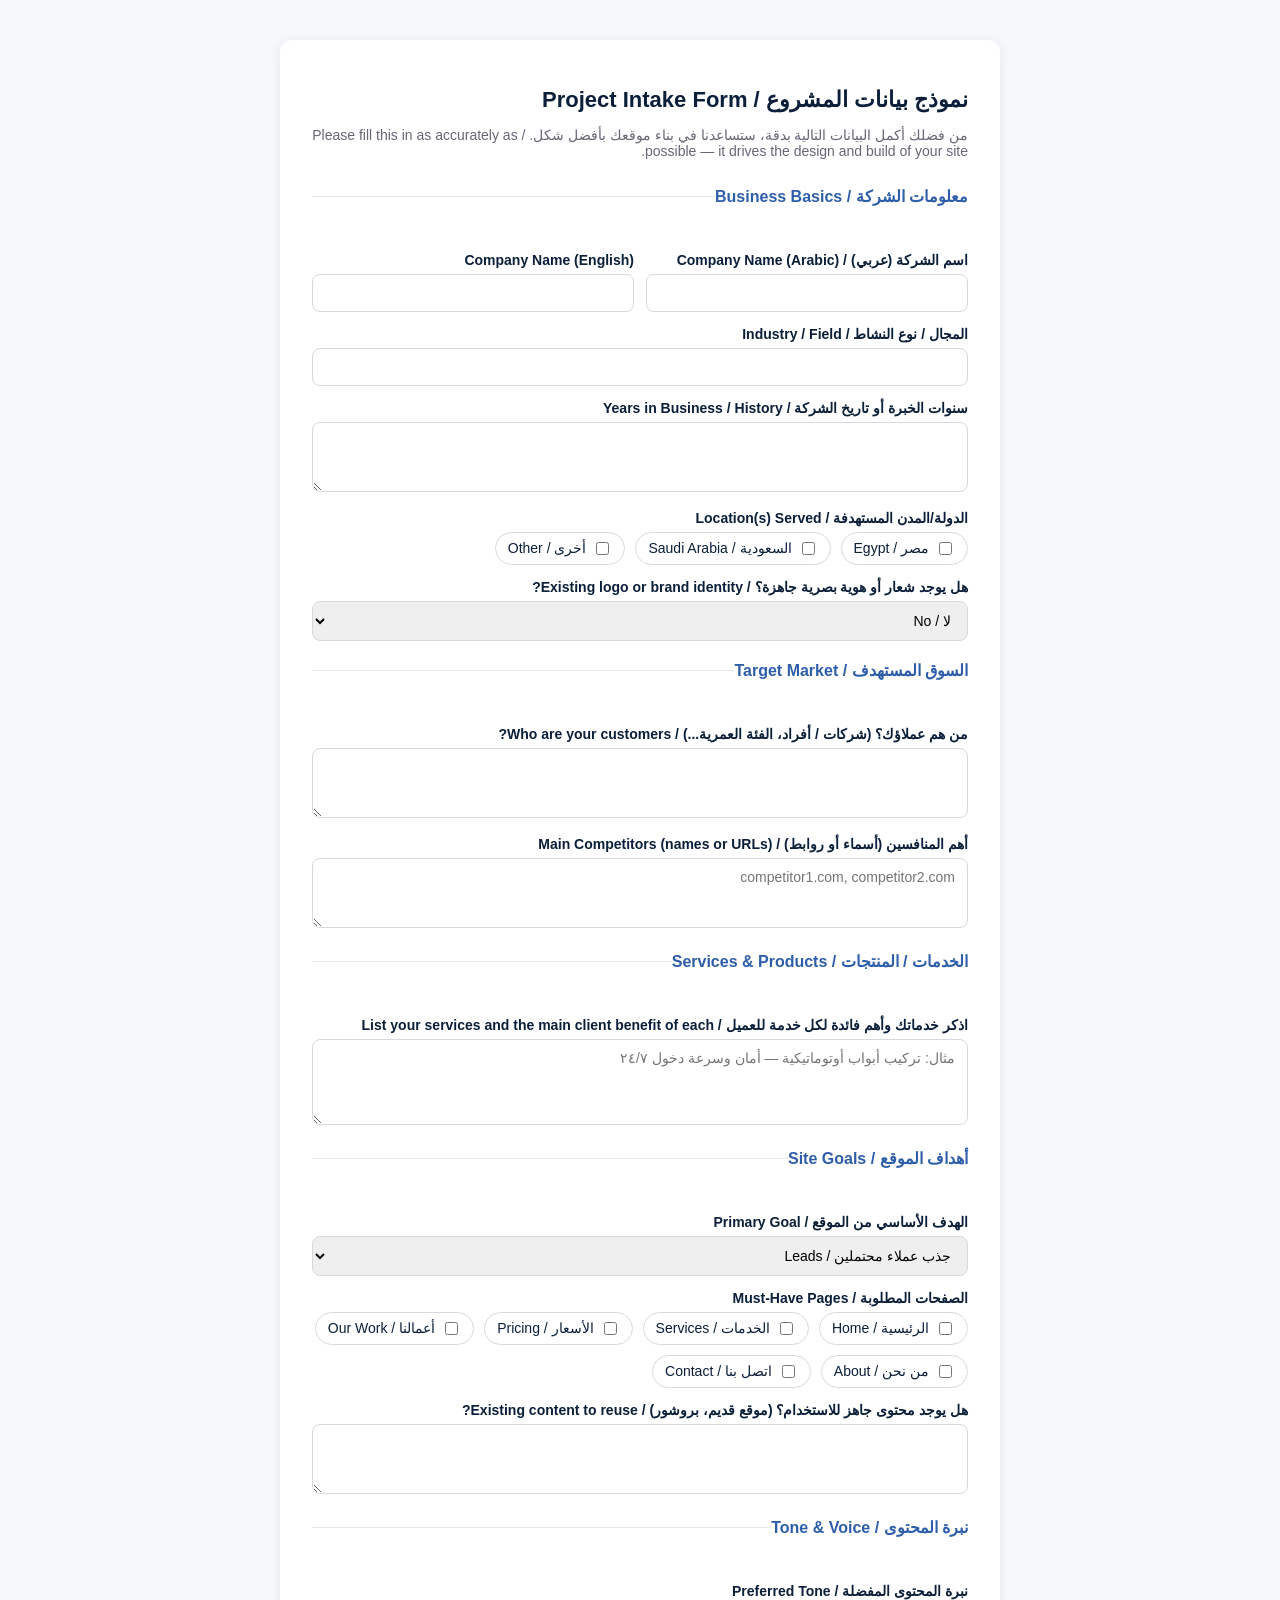
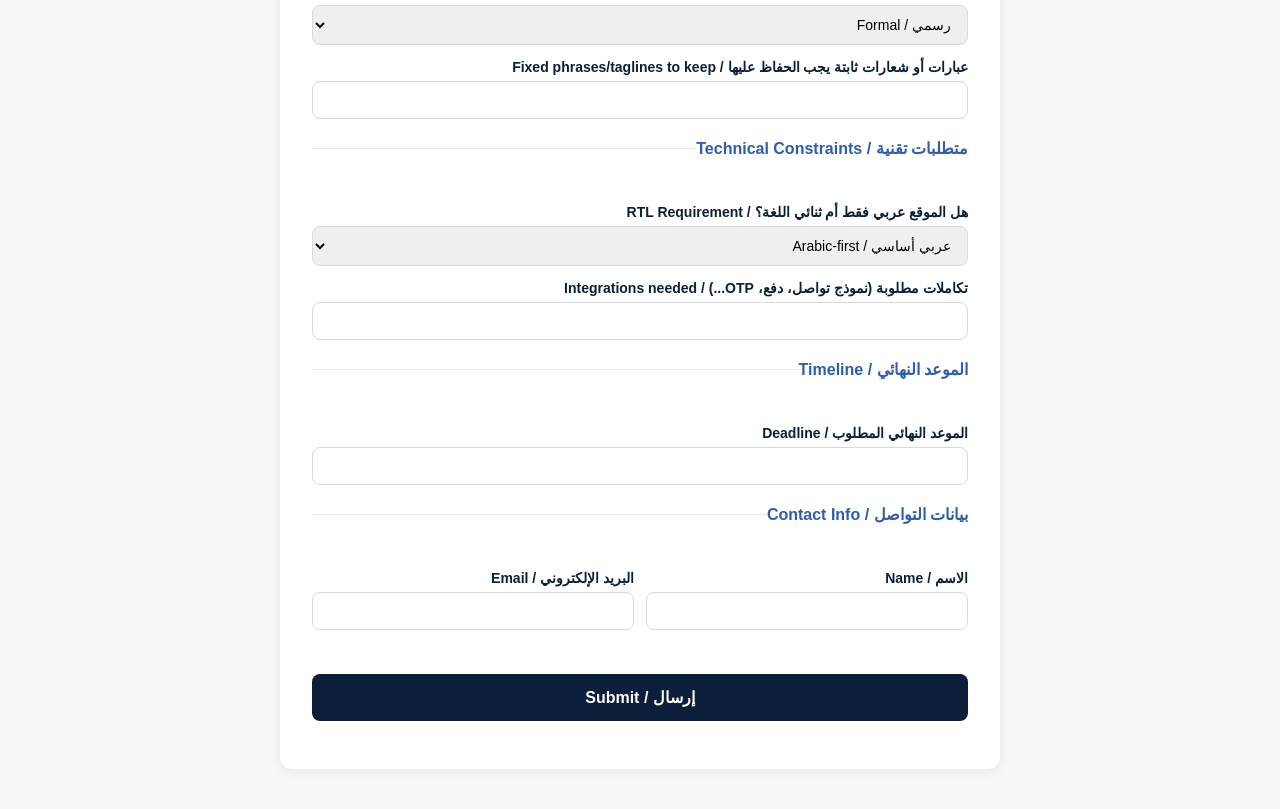
<file: Workflows/Web/Web Desinging/4th-try-webpage-design/forms/client-intake-form.html>
<!DOCTYPE html>
<html lang="ar" dir="rtl">
<head>
<meta charset="UTF-8">
<meta name="viewport" content="width=device-width, initial-scale=1.0">
<title>نموذج بيانات المشروع — Project Intake Form</title>
<style>
  :root {
    --navy: #0B1F3A;
    --blue: #2E5EAA;
    --silver: #A9B4C0;
    --bg: #F7F8FA;
    --error: #C0392B;
  }
  * { box-sizing: border-box; }
  body {
    font-family: 'IBM Plex Sans Arabic', 'Segoe UI', Tahoma, sans-serif;
    background: var(--bg);
    margin: 0;
    padding: 40px 16px;
    color: var(--navy);
  }
  form {
    max-width: 720px;
    margin: 0 auto;
    background: #fff;
    border-radius: 12px;
    padding: 32px;
    box-shadow: 0 2px 12px rgba(11,31,58,0.08);
  }
  h1 { font-size: 22px; margin-bottom: 4px; }
  .sub { color: #667; margin-bottom: 28px; font-size: 14px; }
  fieldset {
    border: none;
    border-top: 1px solid #E4E7EC;
    padding: 20px 0;
    margin: 0;
  }
  legend {
    font-weight: 700;
    color: var(--blue);
    padding: 0;
    margin-bottom: 12px;
    font-size: 16px;
  }
  label {
    display: block;
    font-size: 14px;
    font-weight: 600;
    margin: 14px 0 6px;
  }
  input[type=text], input[type=email], input[type=url], textarea, select {
    width: 100%;
    padding: 10px 12px;
    border: 1px solid #D6DAE0;
    border-radius: 8px;
    font-size: 14px;
    font-family: inherit;
  }
  textarea { resize: vertical; min-height: 70px; }
  .row { display: flex; gap: 12px; flex-wrap: wrap; }
  .row > div { flex: 1; min-width: 200px; }
  .checks { display: flex; flex-wrap: wrap; gap: 10px; }
  .checks label {
    display: flex; align-items: center; gap: 6px;
    font-weight: 400; margin: 0;
    border: 1px solid #D6DAE0; border-radius: 20px;
    padding: 6px 12px; cursor: pointer;
  }
  .checks input { width: auto; }
  button {
    margin-top: 24px;
    width: 100%;
    padding: 14px;
    background: var(--navy);
    color: #fff;
    border: none;
    border-radius: 8px;
    font-size: 16px;
    font-weight: 700;
    cursor: pointer;
  }
  button:hover { background: var(--blue); }
  #status { margin-top: 16px; font-size: 14px; text-align: center; }
  .hint { font-size: 12px; color: #889; margin-top: 4px; }
</style>
</head>
<body>
<form id="intakeForm">
  <h1>نموذج بيانات المشروع / Project Intake Form</h1>
  <p class="sub">من فضلك أكمل البيانات التالية بدقة، ستساعدنا في بناء موقعك بأفضل شكل. / Please fill this in as accurately as possible — it drives the design and build of your site.</p>

  <fieldset>
    <legend>معلومات الشركة / Business Basics</legend>
    <div class="row">
      <div>
        <label>اسم الشركة (عربي) / Company Name (Arabic)</label>
        <input type="text" name="company_name_ar" required>
      </div>
      <div>
        <label>Company Name (English)</label>
        <input type="text" name="company_name_en">
      </div>
    </div>
    <label>المجال / نوع النشاط / Industry / Field</label>
    <input type="text" name="industry" required>
    <label>سنوات الخبرة أو تاريخ الشركة / Years in Business / History</label>
    <textarea name="history"></textarea>
    <label>الدولة/المدن المستهدفة / Location(s) Served</label>
    <div class="checks">
      <label><input type="checkbox" name="market" value="egypt"> مصر / Egypt</label>
      <label><input type="checkbox" name="market" value="saudi"> السعودية / Saudi Arabia</label>
      <label><input type="checkbox" name="market" value="other"> أخرى / Other</label>
    </div>
    <label>هل يوجد شعار أو هوية بصرية جاهزة؟ / Existing logo or brand identity?</label>
    <select name="has_brand_assets">
      <option value="no">لا / No</option>
      <option value="yes">نعم / Yes</option>
    </select>
  </fieldset>

  <fieldset>
    <legend>السوق المستهدف / Target Market</legend>
    <label>من هم عملاؤك؟ (شركات / أفراد، الفئة العمرية...) / Who are your customers?</label>
    <textarea name="target_audience"></textarea>
    <label>أهم المنافسين (أسماء أو روابط) / Main Competitors (names or URLs)</label>
    <textarea name="competitors" placeholder="competitor1.com, competitor2.com"></textarea>
  </fieldset>

  <fieldset>
    <legend>الخدمات / المنتجات / Services & Products</legend>
    <label>اذكر خدماتك وأهم فائدة لكل خدمة للعميل / List your services and the main client benefit of each</label>
    <textarea name="services" placeholder="مثال: تركيب أبواب أوتوماتيكية — أمان وسرعة دخول ٢٤/٧" rows="4"></textarea>
  </fieldset>

  <fieldset>
    <legend>أهداف الموقع / Site Goals</legend>
    <label>الهدف الأساسي من الموقع / Primary Goal</label>
    <select name="primary_goal">
      <option value="leads">جذب عملاء محتملين / Leads</option>
      <option value="sales">مبيعات مباشرة / Direct Sales</option>
      <option value="credibility">مصداقية للعلامة التجارية / Brand Credibility</option>
      <option value="portfolio">عرض أعمال سابقة / Portfolio Showcase</option>
      <option value="portal">بوابة عملاء / خدمات / Customer/Service Portal</option>
    </select>
    <label>الصفحات المطلوبة / Must-Have Pages</label>
    <div class="checks">
      <label><input type="checkbox" name="pages" value="home"> الرئيسية / Home</label>
      <label><input type="checkbox" name="pages" value="services"> الخدمات / Services</label>
      <label><input type="checkbox" name="pages" value="pricing"> الأسعار / Pricing</label>
      <label><input type="checkbox" name="pages" value="portfolio"> أعمالنا / Our Work</label>
      <label><input type="checkbox" name="pages" value="about"> من نحن / About</label>
      <label><input type="checkbox" name="pages" value="contact"> اتصل بنا / Contact</label>
    </div>
    <label>هل يوجد محتوى جاهز للاستخدام؟ (موقع قديم، بروشور) / Existing content to reuse?</label>
    <textarea name="existing_content"></textarea>
  </fieldset>

  <fieldset>
    <legend>نبرة المحتوى / Tone & Voice</legend>
    <label>نبرة المحتوى المفضلة / Preferred Tone</label>
    <select name="tone">
      <option value="formal">رسمي / Formal</option>
      <option value="friendly">ودود / Friendly</option>
      <option value="premium">فاخر / Premium</option>
      <option value="technical">تقني / Technical</option>
    </select>
    <label>عبارات أو شعارات ثابتة يجب الحفاظ عليها / Fixed phrases/taglines to keep</label>
    <input type="text" name="fixed_phrases">
  </fieldset>

  <fieldset>
    <legend>متطلبات تقنية / Technical Constraints</legend>
    <label>هل الموقع عربي فقط أم ثنائي اللغة؟ / RTL Requirement</label>
    <select name="rtl_requirement">
      <option value="arabic-first">عربي أساسي / Arabic-first</option>
      <option value="bilingual">ثنائي اللغة / Bilingual</option>
      <option value="english-first">إنجليزي أساسي / English-first</option>
    </select>
    <label>تكاملات مطلوبة (نموذج تواصل، دفع، OTP...) / Integrations needed</label>
    <input type="text" name="integrations">
  </fieldset>

  <fieldset>
    <legend>الموعد النهائي / Timeline</legend>
    <label>الموعد النهائي المطلوب / Deadline</label>
    <input type="text" name="deadline">
  </fieldset>

  <fieldset>
    <legend>بيانات التواصل / Contact Info</legend>
    <div class="row">
      <div>
        <label>الاسم / Name</label>
        <input type="text" name="contact_name" required>
      </div>
      <div>
        <label>البريد الإلكتروني / Email</label>
        <input type="email" name="contact_email" required>
      </div>
    </div>
  </fieldset>

  <button type="submit">إرسال / Submit</button>
  <div id="status"></div>
</form>

<script>
const form = document.getElementById('intakeForm');
const status = document.getElementById('status');

form.addEventListener('submit', async (e) => {
  e.preventDefault();
  status.textContent = 'جاري الإرسال... / Sending...';

  const formData = new FormData(form);
  const data = {};
  for (const [key, value] of formData.entries()) {
    if (data[key]) {
      data[key] = Array.isArray(data[key]) ? [...data[key], value] : [data[key], value];
    } else {
      data[key] = value;
    }
  }

  try {
    // If using the Express endpoint (server/intake-endpoint.js): '/api/intake'
    // If using n8n (automation/n8n-intake-workflow.json): your n8n webhook URL
    const res = await fetch('/api/intake', {
      method: 'POST',
      headers: { 'Content-Type': 'application/json' },
      body: JSON.stringify(data)
    });
    if (res.ok) {
      status.textContent = 'تم الإرسال بنجاح! سنبدأ العمل على مشروعك قريباً. / Submitted successfully!';
      form.reset();
    } else {
      status.textContent = 'حدث خطأ، حاول مرة أخرى. / Something went wrong, please try again.';
    }
  } catch (err) {
    status.textContent = 'تعذر الاتصال بالخادم. / Could not reach the server.';
  }
});
</script>
</body>
</html>
</file>
